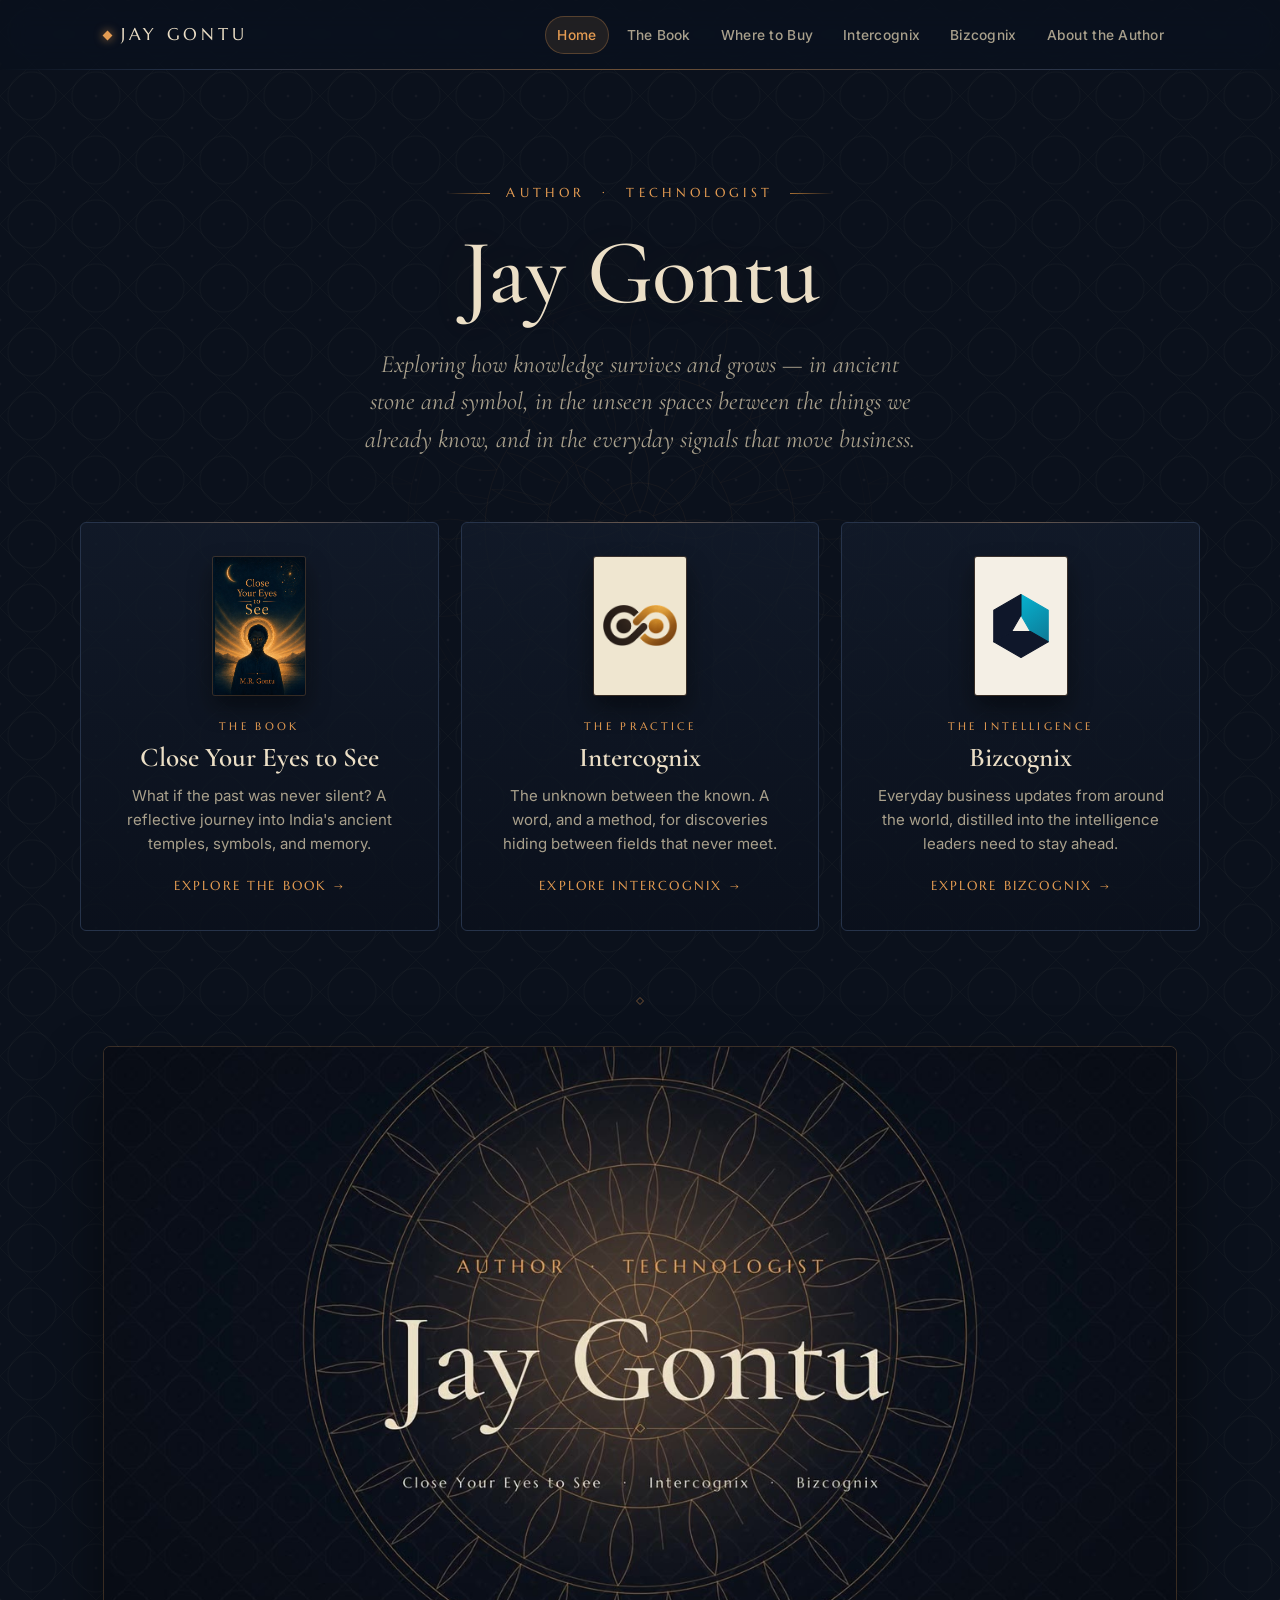
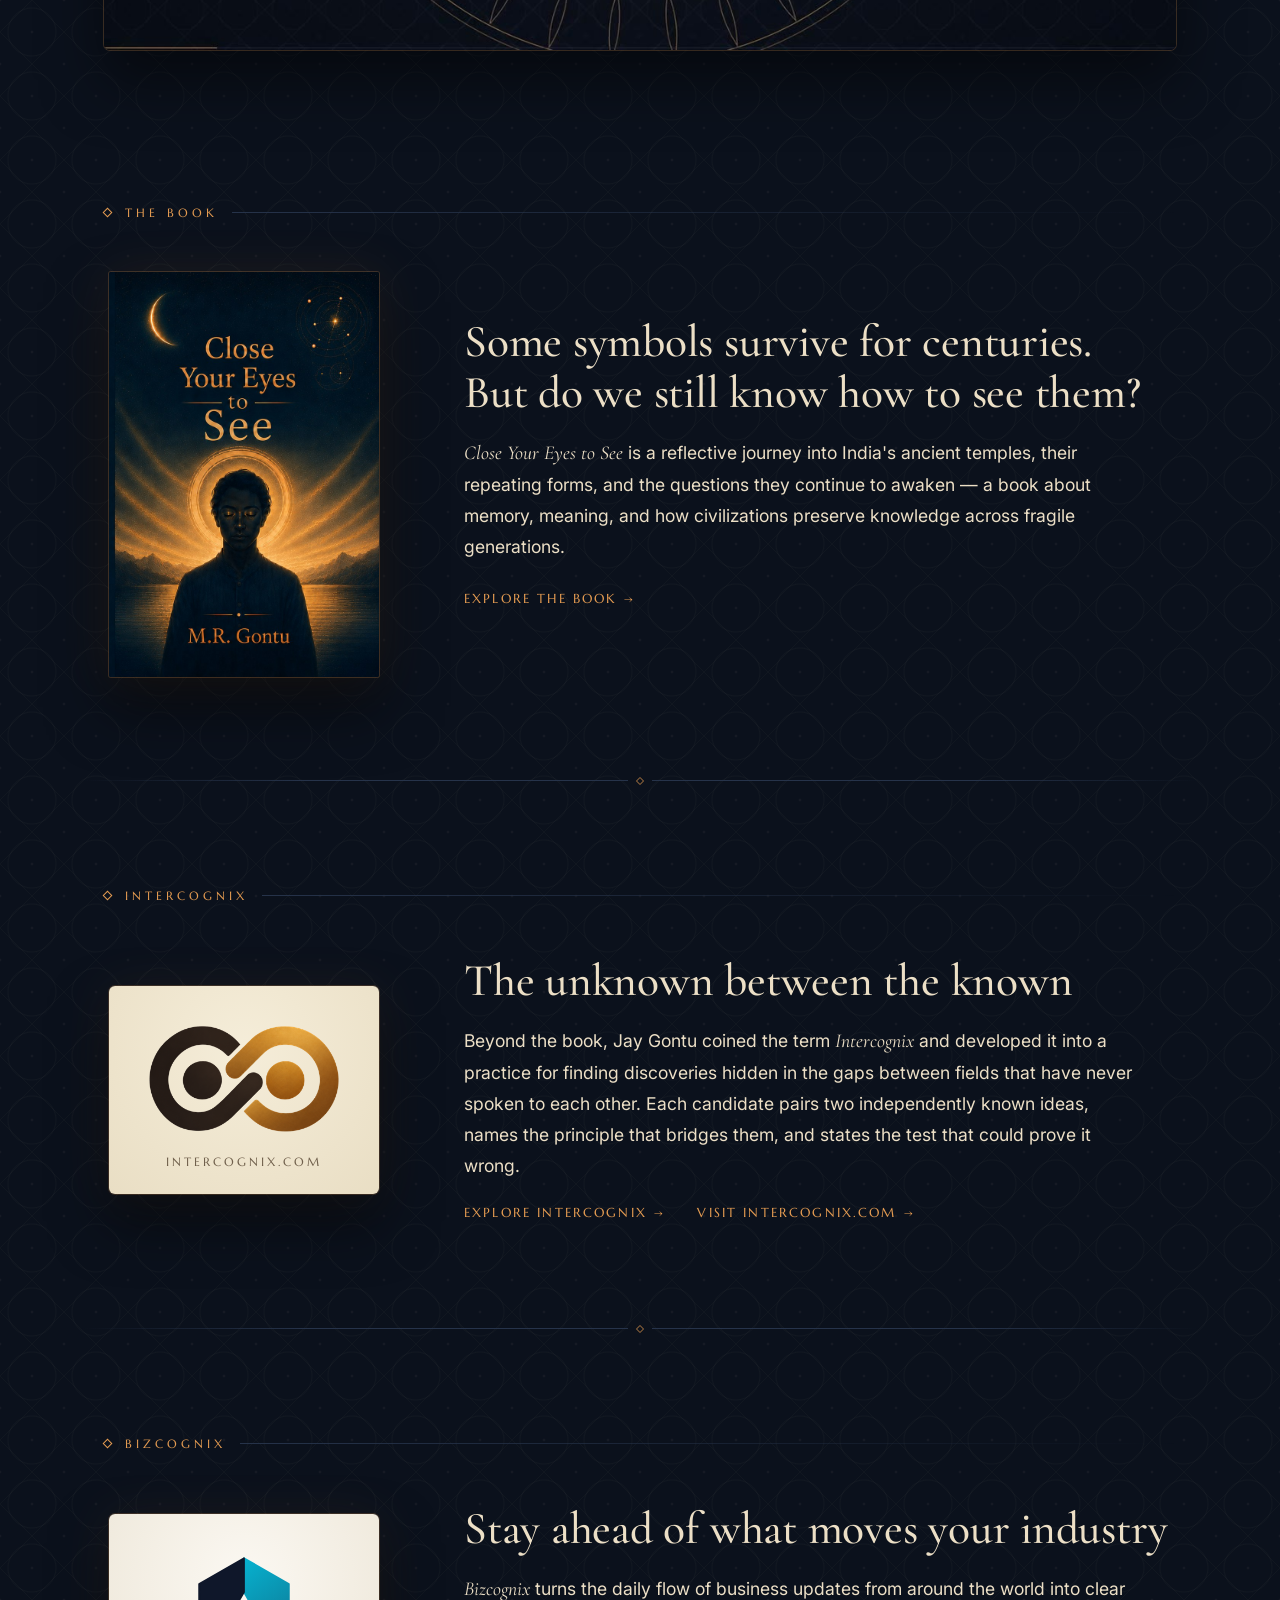
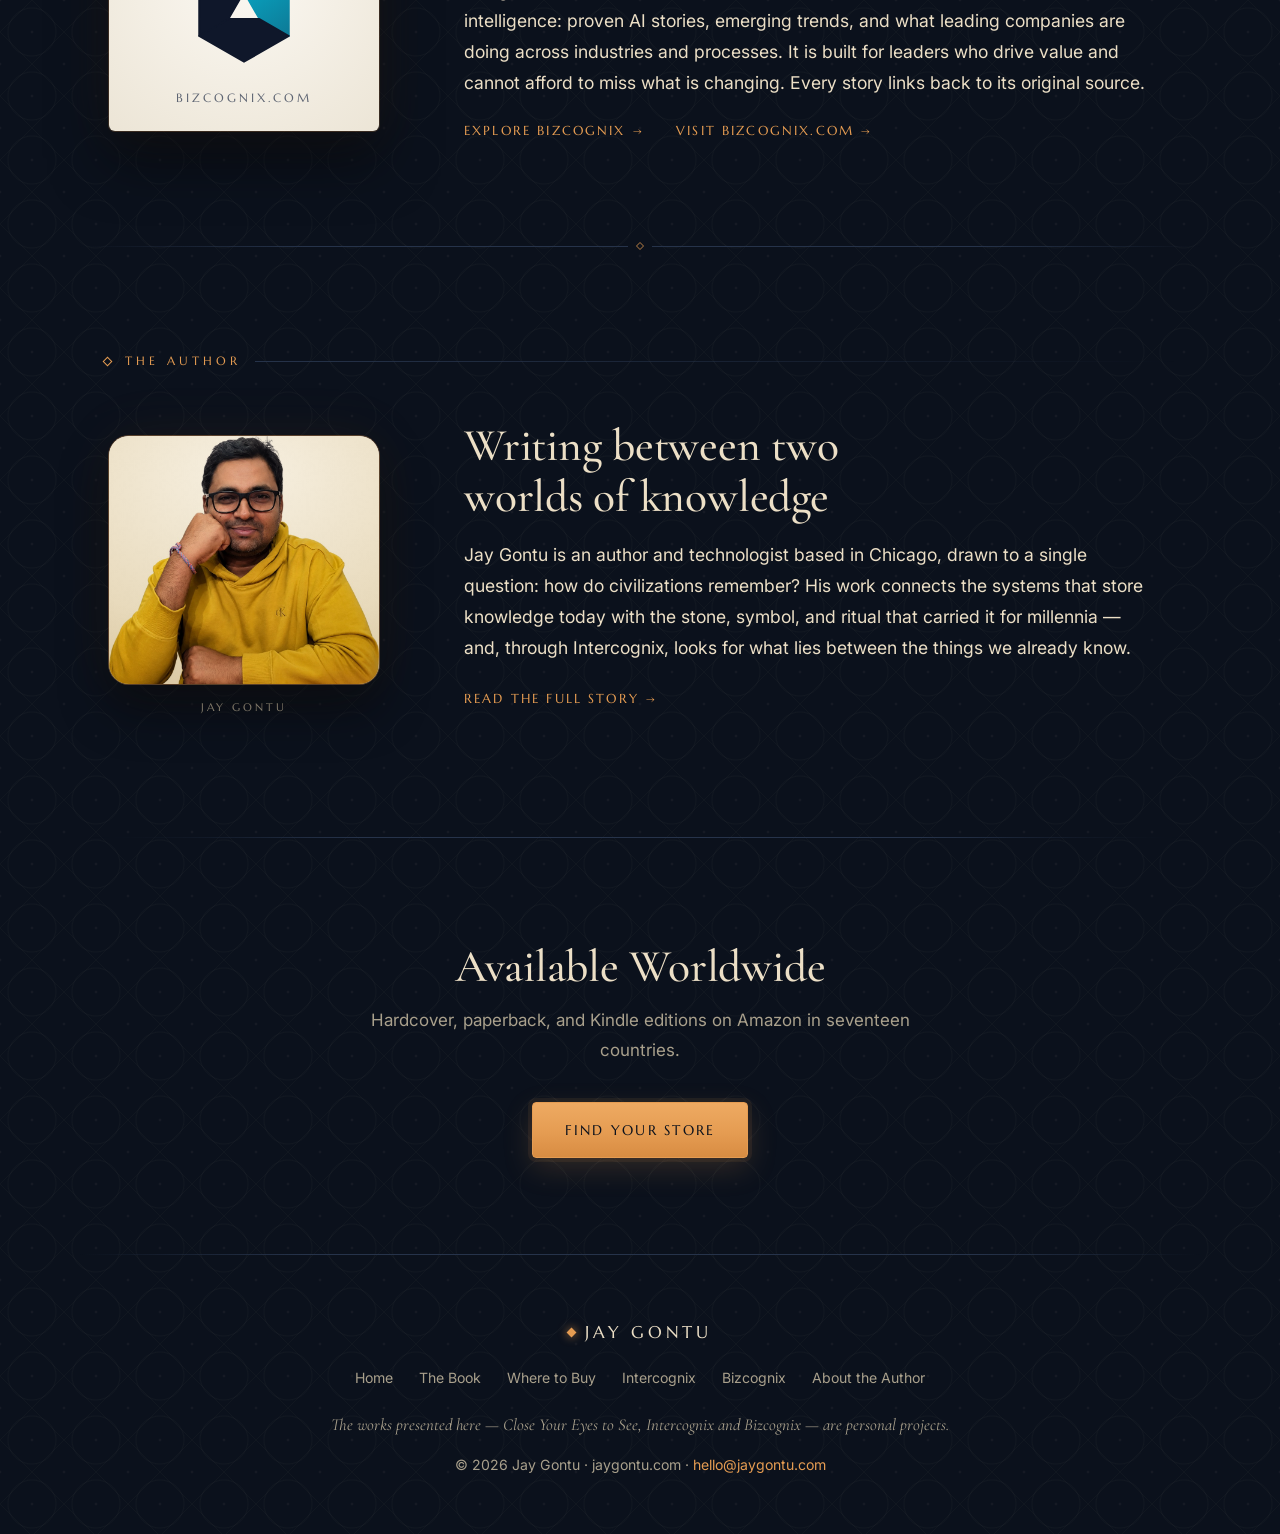
<file: index.html>
<!DOCTYPE html>
<html lang="en">
<head>
<meta charset="UTF-8" />
<meta name="viewport" content="width=device-width, initial-scale=1.0" />
<title>Jay Gontu — Author &amp; Technologist | Close Your Eyes to See · Intercognix · Bizcognix</title>
<meta name="description" content="Official website of author Jay Gontu. Discover Close Your Eyes to See — a reflective journey into India's ancient temples, symbols, memory, and time — along with Intercognix and Bizcognix." />
<link rel="canonical" href="https://jaygontu.com/" />
<meta property="og:type" content="website" />
<meta property="og:title" content="Jay Gontu — Author &amp; Technologist" />
<meta property="og:description" content="Author of Close Your Eyes to See, a journey into India's ancient temples and symbols. Creator of Intercognix, discoveries hidden between known fields, and Bizcognix, everyday business updates turned into intelligence for leaders." />
<meta property="og:url" content="https://jaygontu.com/" />
<meta property="og:image" content="https://jaygontu.com/og-image.jpg" />
<meta property="og:image:width" content="1200" />
<meta property="og:image:height" content="630" />
<meta property="og:image:alt" content="Jay Gontu, Author and Technologist: Close Your Eyes to See, Intercognix and Bizcognix" />
<meta name="twitter:card" content="summary_large_image" />
<link rel="icon" href="favicon.svg" type="image/svg+xml" />
<link rel="preconnect" href="https://fonts.googleapis.com" />
<link rel="preconnect" href="https://fonts.gstatic.com" crossorigin />
<link href="https://fonts.googleapis.com/css2?family=Cormorant+Garamond:ital,wght@0,500;0,600;1,400;1,500&family=Inter:wght@400;500;600&family=Marcellus&display=swap" rel="stylesheet" />
<link rel="stylesheet" href="styles.css?v=2026-11-25" />
<script type="application/ld+json">
{
  "@context": "https://schema.org",
  "@type": "WebSite",
  "name": "Jay Gontu — Official Author Website",
  "url": "https://jaygontu.com/",
  "author": { "@type": "Person", "name": "Jay Gontu", "alternateName": "M.R. Gontu", "url": "https://jaygontu.com/about.html", "sameAs": ["https://intercognix.com/"] }
}
</script>
</head>
<body>

<nav class="site-nav" aria-label="Main">
  <div class="nav-inner">
    <a class="brand" href="index.html">Jay Gontu</a>
    <div class="nav-links">
      <a href="index.html" class="active">Home</a>
      <a href="book.html">The Book</a>
      <a href="where-to-buy.html">Where to Buy</a>
      <a href="intercognix.html">Intercognix</a>
      <a href="bizcognix.html">Bizcognix</a>
      <a href="about.html">About the Author</a>
    </div>
  </div>
</nav>

<header class="hero person">
  <p class="eyebrow">Author &nbsp;·&nbsp; Technologist</p>
  <h1>Jay Gontu</h1>
  <p class="hero-sub">Exploring how knowledge survives and grows — in ancient stone and symbol, in the unseen spaces between the things we already know, and in the everyday signals that move business.</p>

  <div class="works three">
    <a class="work" href="book.html">
      <span class="work-thumb"><img src="cover.jpg" width="706" height="1060" alt="" /></span>
      <span class="work-copy">
        <span class="work-kind">The Book</span>
        <span class="work-title">Close Your Eyes to See</span>
        <span class="work-line">What if the past was never silent? A reflective journey into India's ancient temples, symbols, and memory.</span>
        <span class="text-link">Explore the book</span>
      </span>
    </a>
    <a class="work" href="intercognix.html">
      <span class="work-thumb ix"><img src="intercognix-mark.png" srcset="intercognix-mark.png 1x, intercognix-mark-2x.png 2x" width="173" height="96" alt="" /></span>
      <span class="work-copy">
        <span class="work-kind">The Practice</span>
        <span class="work-title">Intercognix</span>
        <span class="work-line">The unknown between the known. A word, and a method, for discoveries hiding between fields that never meet.</span>
        <span class="text-link">Explore Intercognix</span>
      </span>
    </a>
    <a class="work" href="bizcognix.html">
      <span class="work-thumb bx"><img src="bizcognix_mark.svg" width="40" height="40" alt="" /></span>
      <span class="work-copy">
        <span class="work-kind">The Intelligence</span>
        <span class="work-title">Bizcognix</span>
        <span class="work-line">Everyday business updates from around the world, distilled into the intelligence leaders need to stay ahead.</span>
        <span class="text-link">Explore Bizcognix</span>
      </span>
    </a>
  </div>
</header>

<section class="film" aria-label="A short film of the site's themes">
  <div class="wrap">
    <figure class="film-frame">
      <video id="siteFilm" muted loop playsinline preload="none" poster="site-video-poster.jpg"
             width="1280" height="720"
             aria-label="A short, silent motion-graphics film of the site's themes: Jay Gontu, Close Your Eyes to See, Intercognix and Bizcognix, using only graphics and text.">
        <source data-src="site-video.mp4?v=2026-11-25b" type="video/mp4" />
      </video>
    </figure>
  </div>
</section>

<main>

<section class="no-rule">
  <div class="wrap">
    <p class="label">The Book</p>
    <div class="teaser-grid">
      <a href="book.html"><img class="cover-img" src="cover.jpg" alt="Close Your Eyes to See book cover — a figure with closed eyes haloed in amber light beneath a crescent moon" /></a>
      <div class="teaser-copy">
        <h2>Some symbols survive for centuries.<br>But do we still know how to see them?</h2>
        <p class="lead" style="margin-top:18px;"><em>Close Your Eyes to See</em> is a reflective journey into India's ancient temples, their repeating forms, and the questions they continue to awaken — a book about memory, meaning, and how civilizations preserve knowledge across fragile generations.</p>
        <p><a class="text-link" href="book.html">Explore the book</a></p>
      </div>
    </div>
  </div>
</section>

<section>
  <div class="wrap">
    <p class="label">Intercognix</p>
    <div class="teaser-grid">
      <a class="ix-plate-link" href="intercognix.html"><figure class="ix-plate">
        <img src="intercognix-mark-2x.png" width="345" height="192" alt="The Intercognix mark: two interlocking loops, one dark and one gold" />
        <figcaption>intercognix.com</figcaption>
      </figure></a>
      <div class="teaser-copy">
        <h2>The unknown between the known</h2>
        <p class="lead" style="margin-top:18px;">Beyond the book, Jay Gontu coined the term <em>Intercognix</em> and developed it into a practice for finding discoveries hidden in the gaps between fields that have never spoken to each other. Each candidate pairs two independently known ideas, names the principle that bridges them, and states the test that could prove it wrong.</p>
        <div class="link-row">
          <a class="text-link" href="intercognix.html">Explore Intercognix</a>
          <a class="text-link" href="https://intercognix.com/">Visit intercognix.com</a>
        </div>
      </div>
    </div>
  </div>
</section>

<section>
  <div class="wrap">
    <p class="label">Bizcognix</p>
    <div class="teaser-grid">
      <a class="bx-plate-link" href="bizcognix.html"><figure class="bx-plate">
        <img src="bizcognix_mark.svg" width="40" height="40" alt="The Bizcognix mark: a geometric hexagon with a cyan facet and open triangle" />
        <figcaption>bizcognix.com</figcaption>
      </figure></a>
      <div class="teaser-copy">
        <h2>Stay ahead of what moves your industry</h2>
        <p class="lead" style="margin-top:18px;"><em>Bizcognix</em> turns the daily flow of business updates from around the world into clear intelligence: proven AI stories, emerging trends, and what leading companies are doing across industries and processes. It is built for leaders who drive value and cannot afford to miss what is changing. Every story links back to its original source.</p>
        <div class="link-row">
          <a class="text-link" href="bizcognix.html">Explore Bizcognix</a>
          <a class="text-link" href="https://bizcognix.com/">Visit bizcognix.com</a>
        </div>
      </div>
    </div>
  </div>
</section>

<section>
  <div class="wrap">
    <p class="label">The Author</p>
    <div class="teaser-grid">
      <figure class="author-photo-frame">
        <span class="author-photo"><img src="author.jpg" alt="Portrait of author Jay Gontu" /></span>
        <figcaption>Jay Gontu</figcaption>
      </figure>
      <div class="teaser-copy">
        <h2>Writing between two worlds of knowledge</h2>
        <p class="lead" style="margin-top:18px;">Jay Gontu is an author and technologist based in Chicago, drawn to a single question: how do civilizations remember? His work connects the systems that store knowledge today with the stone, symbol, and ritual that carried it for millennia — and, through Intercognix, looks for what lies between the things we already know.</p>
        <p><a class="text-link" href="about.html">Read the full story</a></p>
      </div>
    </div>
  </div>
</section>

</main>

<div class="cta-band">
  <h2>Available Worldwide</h2>
  <p>Hardcover, paperback, and Kindle editions on Amazon in seventeen countries.</p>
  <a class="btn solid" href="where-to-buy.html">Find Your Store</a>
</div>

<footer>
  <span class="brand">Jay Gontu</span>
  <div class="footer-nav">
    <a href="index.html">Home</a>
    <a href="book.html">The Book</a>
    <a href="where-to-buy.html">Where to Buy</a>
    <a href="intercognix.html">Intercognix</a>
    <a href="bizcognix.html">Bizcognix</a>
    <a href="about.html">About the Author</a>
  </div>
  <p class="footer-note">The works presented here — Close Your Eyes to See, Intercognix and Bizcognix — are personal projects.</p>
  <p>© 2026 Jay Gontu · jaygontu.com · <a href="mailto:hello@jaygontu.com">hello@jaygontu.com</a></p>
</footer>

<script>(function(){var n=document.querySelector(".nav-links"),a=n&&n.querySelector(".active");if(a&&n.scrollWidth>n.clientWidth)n.scrollLeft=a.offsetLeft-(n.clientWidth-a.offsetWidth)/2;})();</script>
<script>
(function(){
  var v=document.getElementById("siteFilm"); if(!v) return;
  var reduce=window.matchMedia("(prefers-reduced-motion: reduce)").matches;
  function attach(){
    var s=v.querySelector("source");
    if(s && !s.getAttribute("src")){ s.src=s.dataset.src; v.load(); }
  }
  if(reduce){
    v.controls=true;
    v.addEventListener("play", function(){
      attach();
      v.addEventListener("loadeddata", function(){ v.play(); }, {once:true});
    });
    return;
  }
  new IntersectionObserver(function(entries){
    entries.forEach(function(e){
      if(e.isIntersecting){ attach(); v.play().catch(function(){}); }
      else v.pause();
    });
  }, {threshold:0.35}).observe(v);
})();
</script>
</body>
</html>
</file>
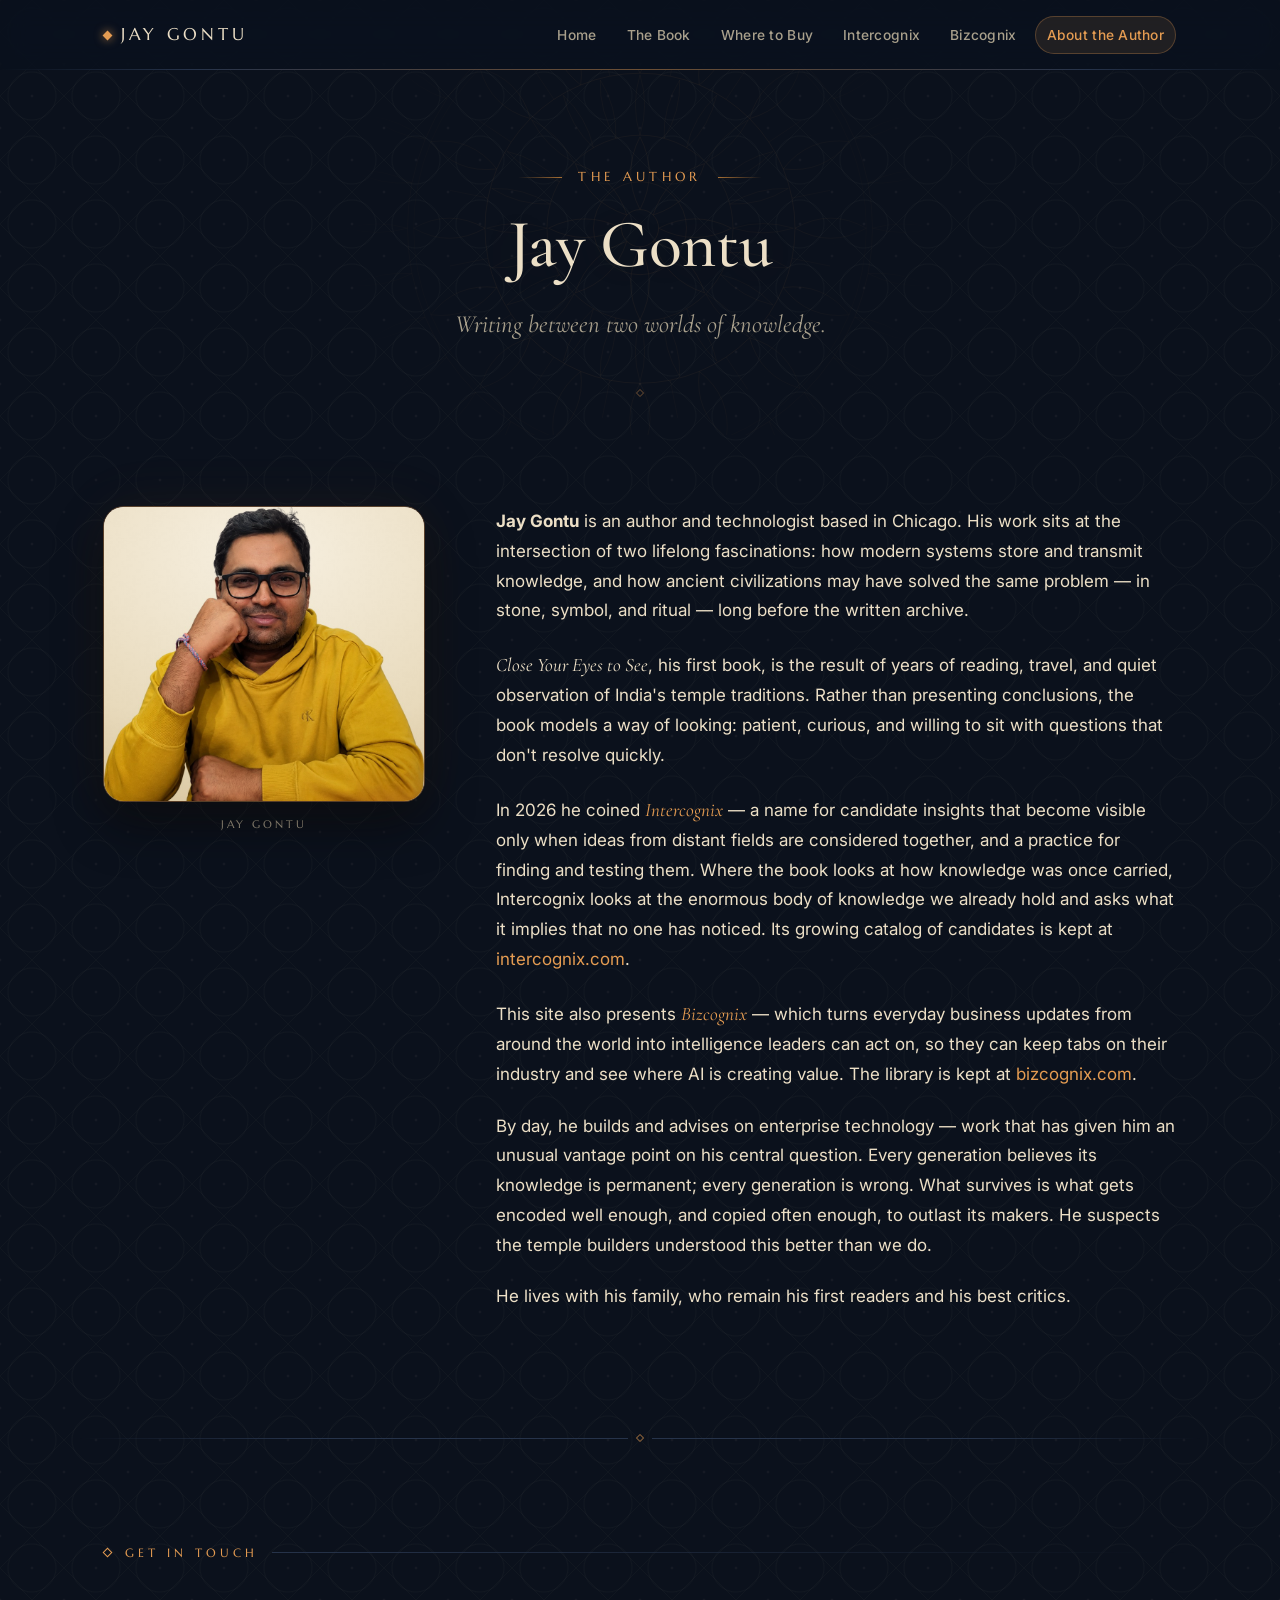
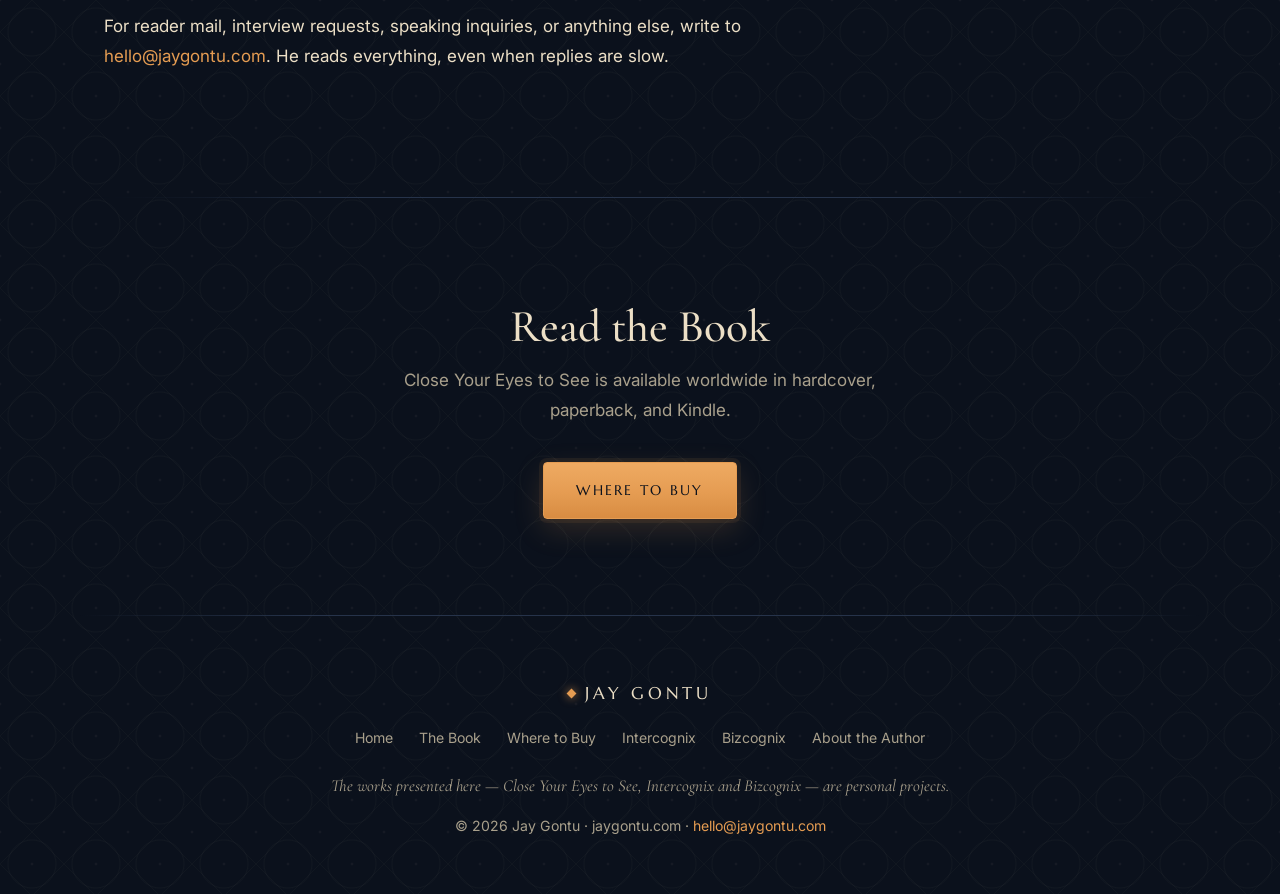
<file: about.html>
<!DOCTYPE html>
<html lang="en">
<head>
<meta charset="UTF-8" />
<meta name="viewport" content="width=device-width, initial-scale=1.0" />
<title>About Jay Gontu — Author &amp; Technologist</title>
<meta name="description" content="Jay Gontu is an author and technologist based in Chicago. His book Close Your Eyes to See explores how ancient Indian temples preserve memory, meaning, and knowledge across generations; he also coined Intercognix, a practice for finding discoveries between known fields." />
<link rel="canonical" href="https://jaygontu.com/about.html" />
<meta property="og:type" content="profile" />
<meta property="og:title" content="About Jay Gontu — Author &amp; Technologist" />
<meta property="og:description" content="Author and technologist writing about how civilizations preserve knowledge — in systems today, and in stone and symbol across millennia." />
<meta property="og:url" content="https://jaygontu.com/about.html" />
<meta property="og:image" content="https://jaygontu.com/author.jpg" />
<meta name="twitter:card" content="summary_large_image" />
<link rel="icon" href="favicon.svg" type="image/svg+xml" />
<link rel="preconnect" href="https://fonts.googleapis.com" />
<link rel="preconnect" href="https://fonts.gstatic.com" crossorigin />
<link href="https://fonts.googleapis.com/css2?family=Cormorant+Garamond:ital,wght@0,500;0,600;1,400;1,500&family=Inter:wght@400;500;600&family=Marcellus&display=swap" rel="stylesheet" />
<link rel="stylesheet" href="styles.css?v=2026-11-25" />
<script type="application/ld+json">
{
  "@context": "https://schema.org",
  "@type": "Person",
  "name": "Jay Gontu",
  "alternateName": "M.R. Gontu",
  "url": "https://jaygontu.com/about.html",
  "image": "https://jaygontu.com/author.jpg",
  "jobTitle": "Author and Technologist",
  "address": { "@type": "PostalAddress", "addressLocality": "Chicago", "addressRegion": "IL", "addressCountry": "US" },
  "sameAs": ["https://www.amazon.com/dp/B0H5DBY168", "https://intercognix.com/"]
}
</script>
</head>
<body>

<nav class="site-nav" aria-label="Main">
  <div class="nav-inner">
    <a class="brand" href="index.html">Jay Gontu</a>
    <div class="nav-links">
      <a href="index.html">Home</a>
      <a href="book.html">The Book</a>
      <a href="where-to-buy.html">Where to Buy</a>
      <a href="intercognix.html">Intercognix</a>
      <a href="bizcognix.html">Bizcognix</a>
      <a href="about.html" class="active">About the Author</a>
    </div>
  </div>
</nav>

<header class="hero compact">
  <p class="eyebrow">The Author</p>
  <h1>Jay Gontu</h1>
  <p class="hero-sub">Writing between two worlds of knowledge.</p>
</header>

<main>

<section class="no-rule">
  <div class="wrap">
    <div class="author-grid">
      <figure class="author-photo-frame">
        <span class="author-photo"><img src="author.jpg" alt="Portrait of author Jay Gontu" /></span>
        <figcaption>Jay Gontu</figcaption>
      </figure>
      <div class="author-copy">
        <p><strong>Jay Gontu</strong> is an author and technologist based in Chicago. His work sits at the intersection of two lifelong fascinations: how modern systems store and transmit knowledge, and how ancient civilizations may have solved the same problem — in stone, symbol, and ritual — long before the written archive.</p>
        <p><em>Close Your Eyes to See</em>, his first book, is the result of years of reading, travel, and quiet observation of India's temple traditions. Rather than presenting conclusions, the book models a way of looking: patient, curious, and willing to sit with questions that don't resolve quickly.</p>
        <p>In 2026 he coined <a href="intercognix.html"><em>Intercognix</em></a> — a name for candidate insights that become visible only when ideas from distant fields are considered together, and a practice for finding and testing them. Where the book looks at how knowledge was once carried, Intercognix looks at the enormous body of knowledge we already hold and asks what it implies that no one has noticed. Its growing catalog of candidates is kept at <a href="https://intercognix.com/">intercognix.com</a>.</p>
        <p>This site also presents <a href="bizcognix.html"><em>Bizcognix</em></a> — which turns everyday business updates from around the world into intelligence leaders can act on, so they can keep tabs on their industry and see where AI is creating value. The library is kept at <a href="https://bizcognix.com/">bizcognix.com</a>.</p>
        <p>By day, he builds and advises on enterprise technology — work that has given him an unusual vantage point on his central question. Every generation believes its knowledge is permanent; every generation is wrong. What survives is what gets encoded well enough, and copied often enough, to outlast its makers. He suspects the temple builders understood this better than we do.</p>
        <p>He lives with his family, who remain his first readers and his best critics.</p>
      </div>
    </div>
  </div>
</section>

<section>
  <div class="wrap">
    <p class="label">Get in Touch</p>
    <div class="author-copy">
      <p>For reader mail, interview requests, speaking inquiries, or anything else, write to <a href="mailto:hello@jaygontu.com">hello@jaygontu.com</a>. He reads everything, even when replies are slow.</p>
    </div>
  </div>
</section>

</main>

<div class="cta-band">
  <h2>Read the Book</h2>
  <p>Close Your Eyes to See is available worldwide in hardcover, paperback, and Kindle.</p>
  <a class="btn solid" href="where-to-buy.html">Where to Buy</a>
</div>

<footer>
  <span class="brand">Jay Gontu</span>
  <div class="footer-nav">
    <a href="index.html">Home</a>
    <a href="book.html">The Book</a>
    <a href="where-to-buy.html">Where to Buy</a>
    <a href="intercognix.html">Intercognix</a>
    <a href="bizcognix.html">Bizcognix</a>
    <a href="about.html">About the Author</a>
  </div>
  <p class="footer-note">The works presented here — Close Your Eyes to See, Intercognix and Bizcognix — are personal projects.</p>
  <p>© 2026 Jay Gontu · jaygontu.com · <a href="mailto:hello@jaygontu.com">hello@jaygontu.com</a></p>
</footer>

<script>(function(){var n=document.querySelector(".nav-links"),a=n&&n.querySelector(".active");if(a&&n.scrollWidth>n.clientWidth)n.scrollLeft=a.offsetLeft-(n.clientWidth-a.offsetWidth)/2;})();</script>
</body>
</html>
</file>
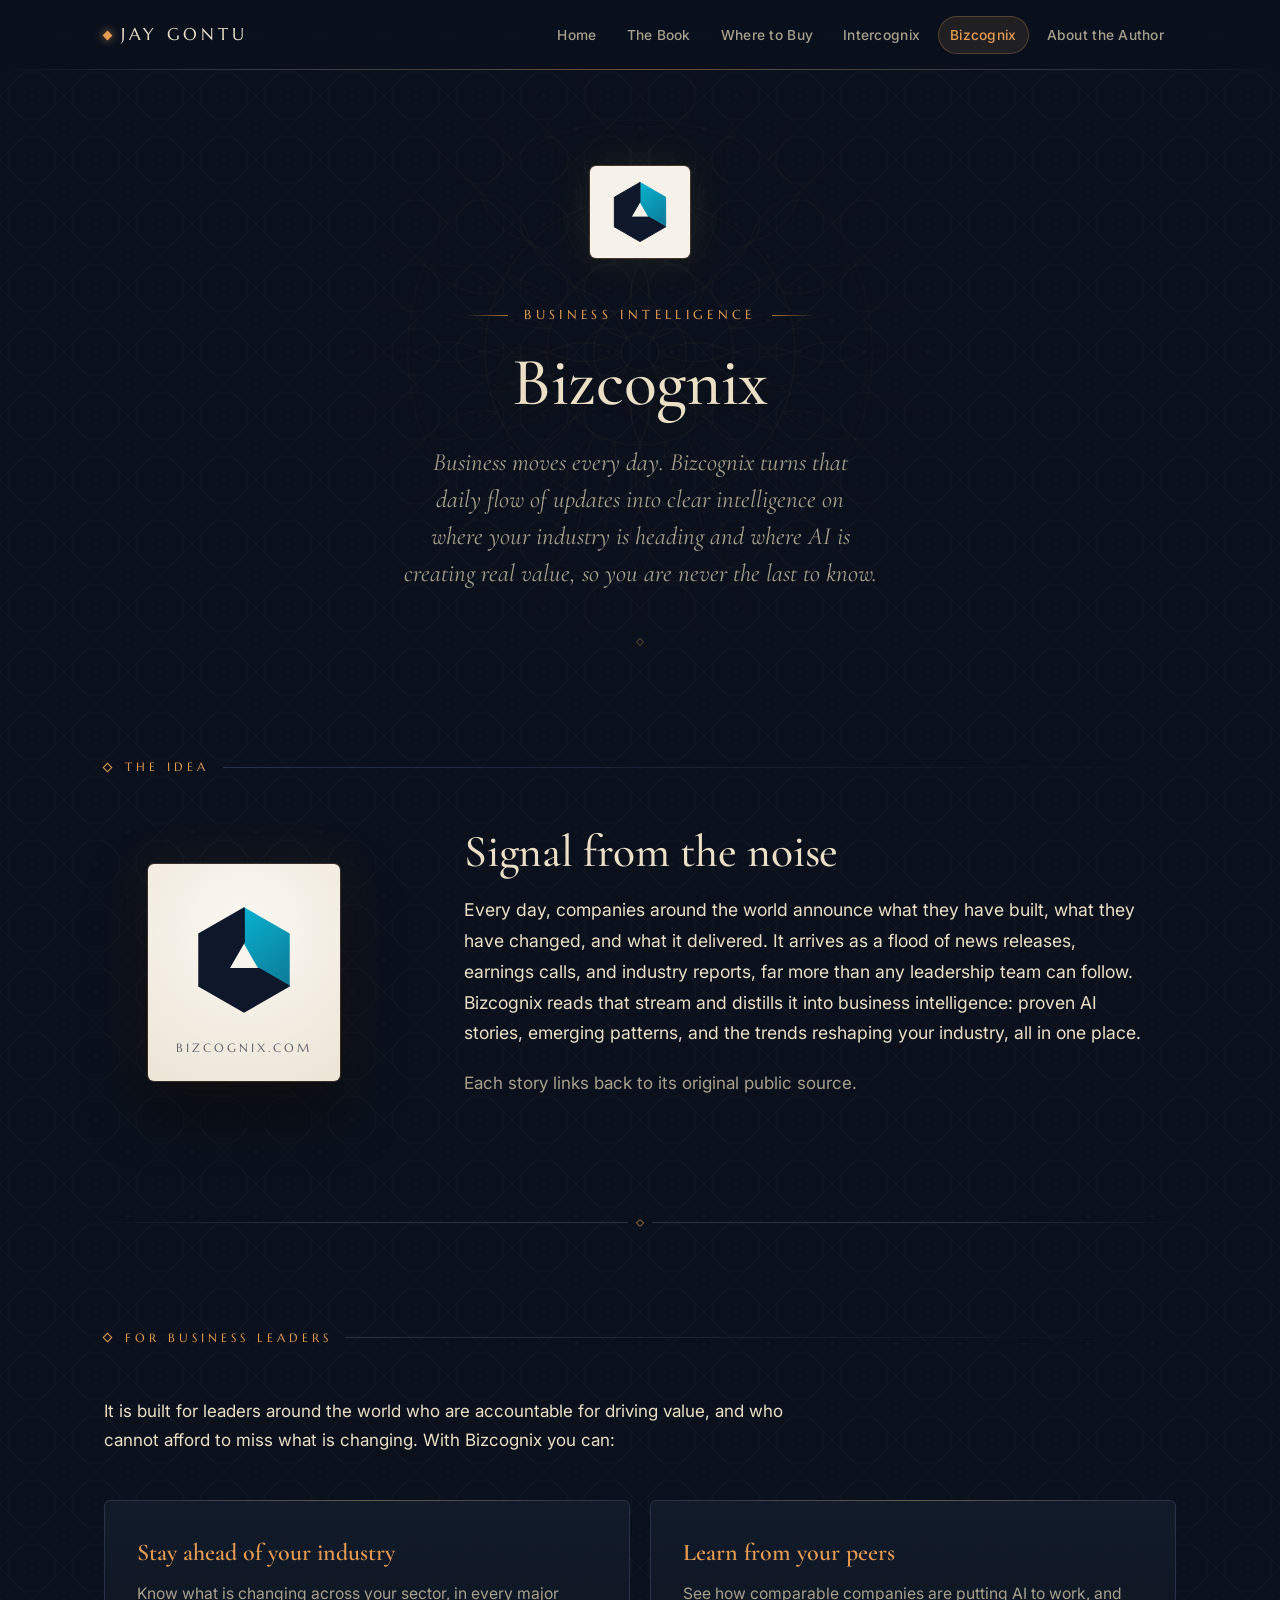
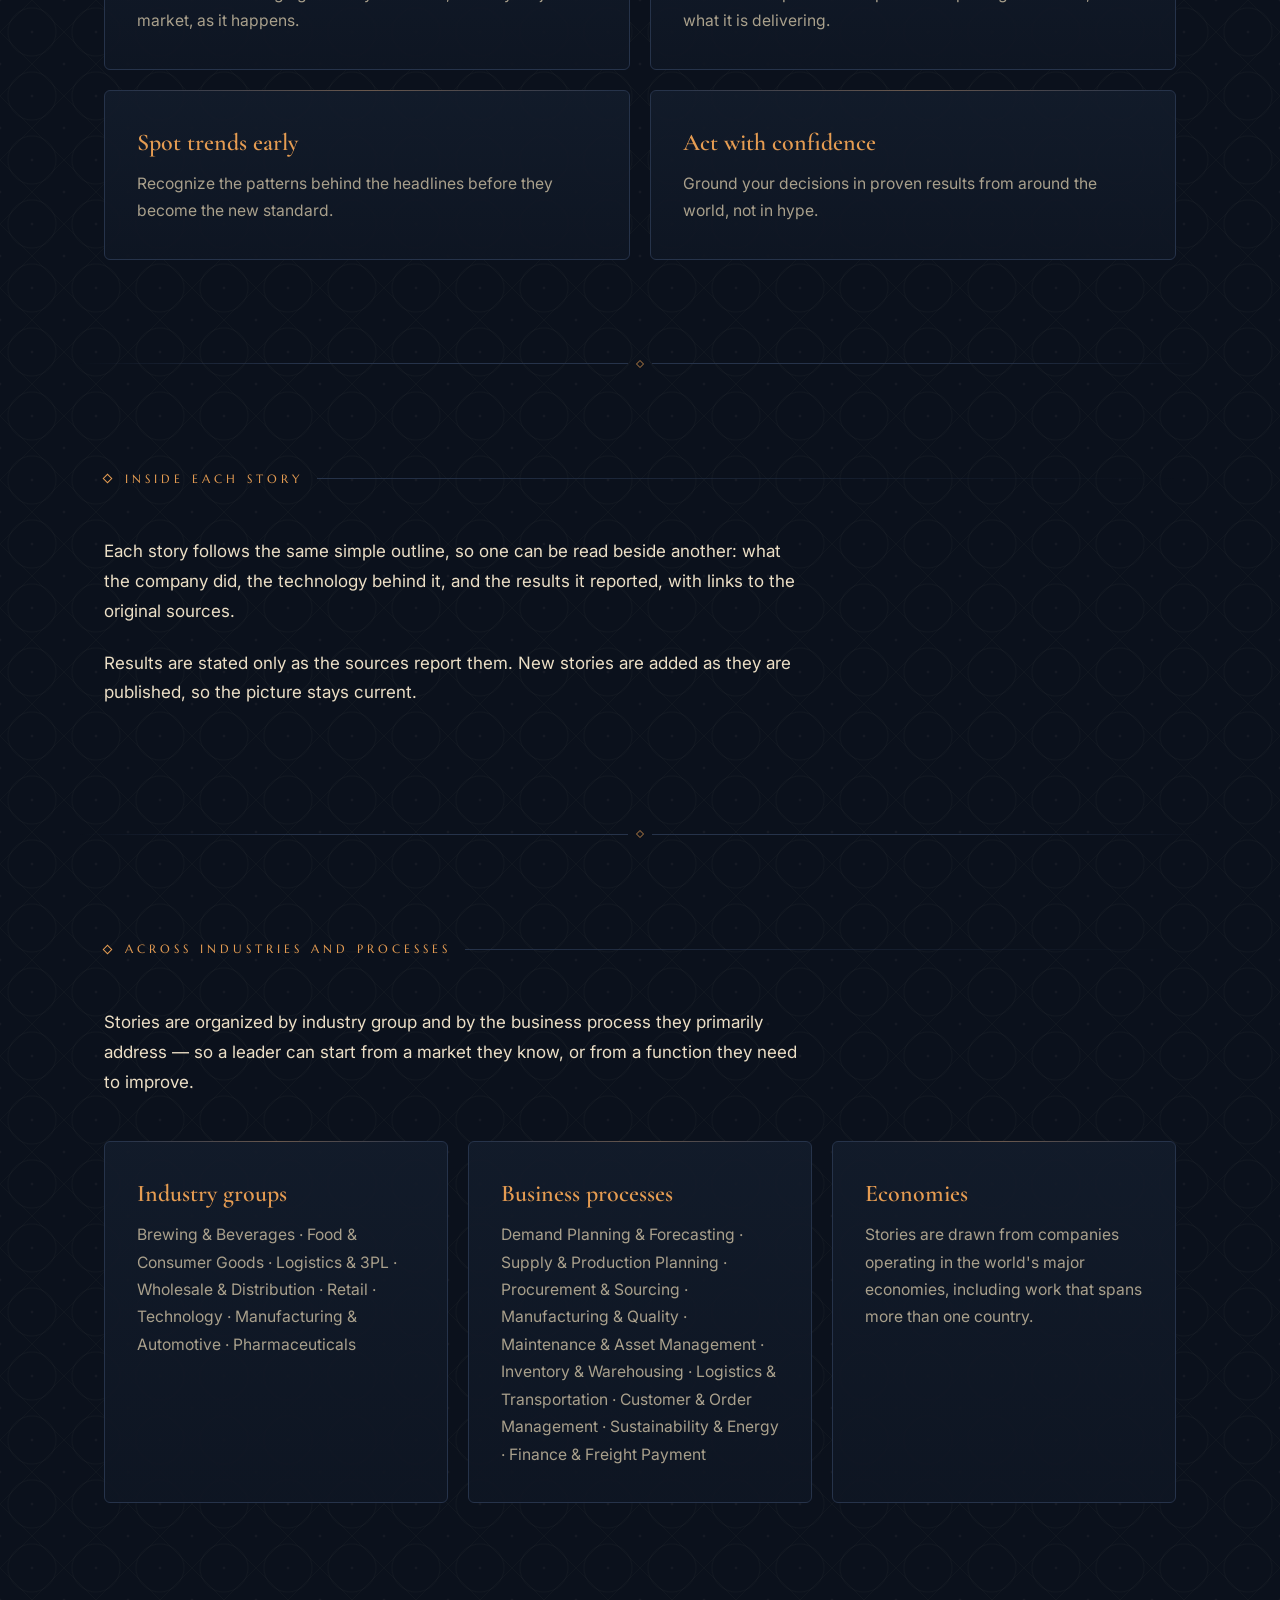
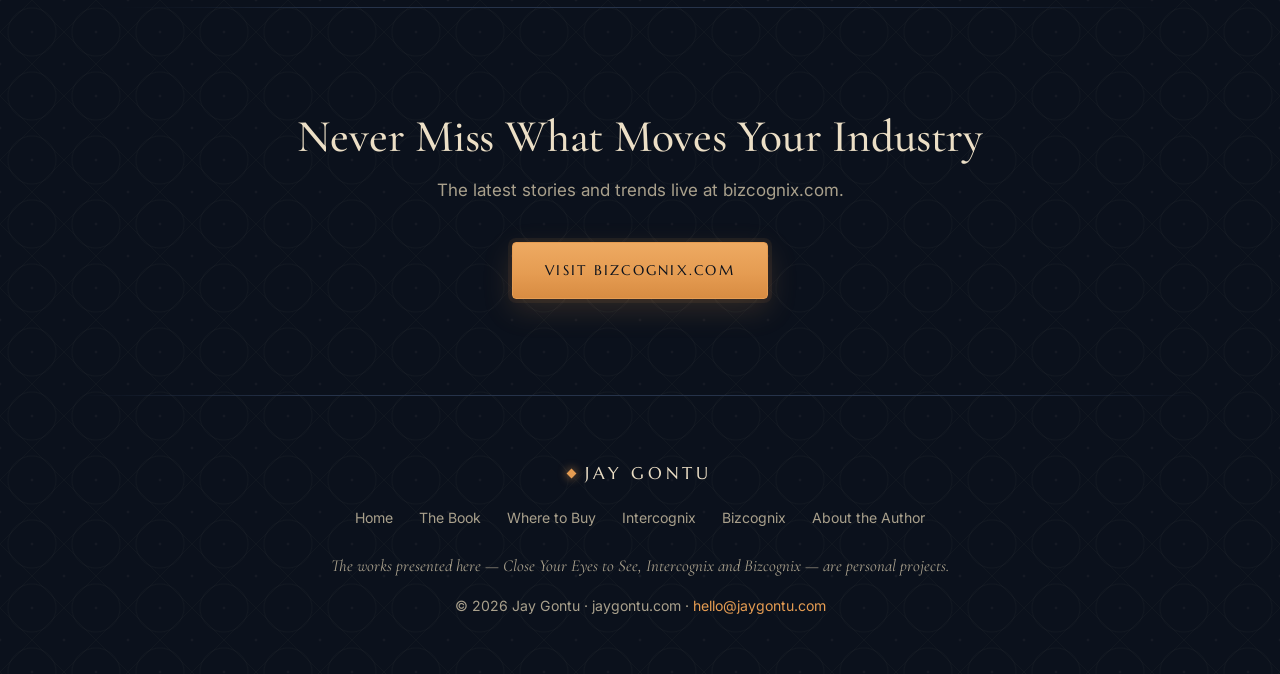
<file: bizcognix.html>
<!DOCTYPE html>
<html lang="en">
<head>
<meta charset="UTF-8" />
<meta name="viewport" content="width=device-width, initial-scale=1.0" />
<title>Bizcognix — Business Intelligence for Leaders Who Drive Value | Jay Gontu</title>
<meta name="description" content="Bizcognix turns everyday business updates from around the world into clear intelligence, so leaders can stay informed, track what is moving their industry, and see where AI is creating value." />
<link rel="canonical" href="https://jaygontu.com/bizcognix.html" />
<meta property="og:type" content="article" />
<meta property="og:title" content="Bizcognix — Stay Ahead of What Moves Your Industry" />
<meta property="og:description" content="Proven AI stories from leading companies around the world, gathered in one place so business leaders can keep tabs on where AI is paying off." />
<meta property="og:url" content="https://jaygontu.com/bizcognix.html" />
<meta property="og:image" content="https://jaygontu.com/bizcognix_mark.png" />
<meta name="twitter:card" content="summary" />
<link rel="icon" href="favicon.svg" type="image/svg+xml" />
<link rel="preconnect" href="https://fonts.googleapis.com" />
<link rel="preconnect" href="https://fonts.gstatic.com" crossorigin />
<link href="https://fonts.googleapis.com/css2?family=Cormorant+Garamond:ital,wght@0,500;0,600;1,400;1,500&family=Inter:wght@400;500;600&family=Marcellus&display=swap" rel="stylesheet" />
<link rel="stylesheet" href="styles.css?v=2026-11-25" />
<script type="application/ld+json">
{
  "@context": "https://schema.org",
  "@type": "WebPage",
  "name": "Bizcognix — Business Intelligence for Leaders Who Drive Value",
  "url": "https://jaygontu.com/bizcognix.html",
  "description": "Proven AI stories from leading companies around the world, gathered in one place so business leaders can keep tabs on where AI is paying off.",
  "about": {
    "@type": "WebSite",
    "name": "Bizcognix",
    "url": "https://bizcognix.com/",
    "description": "Proven AI stories from leading companies around the world, gathered in one place so business leaders can keep tabs on where AI is paying off."
  }
}
</script>
</head>
<body>

<nav class="site-nav" aria-label="Main">
  <div class="nav-inner">
    <a class="brand" href="index.html">Jay Gontu</a>
    <div class="nav-links">
      <a href="index.html">Home</a>
      <a href="book.html">The Book</a>
      <a href="where-to-buy.html">Where to Buy</a>
      <a href="intercognix.html">Intercognix</a>
      <a href="bizcognix.html" class="active">Bizcognix</a>
      <a href="about.html">About the Author</a>
    </div>
  </div>
</nav>

<header class="hero compact">
  <span class="bx-hero-mark"><img src="bizcognix_mark.svg" width="40" height="40" alt="" /></span>
  <p class="eyebrow">Business Intelligence</p>
  <h1>Bizcognix</h1>
  <p class="hero-sub">Business moves every day. Bizcognix turns that daily flow of updates into clear intelligence on where your industry is heading and where AI is creating real value, so you are never the last to know.</p>
</header>

<main>

<section class="no-rule">
  <div class="wrap">
    <p class="label">The Idea</p>
    <div class="teaser-grid">
      <figure class="bx-plate">
        <img src="bizcognix_mark.svg" width="40" height="40" alt="The Bizcognix mark: a geometric hexagon with a cyan facet and open triangle" />
        <figcaption>bizcognix.com</figcaption>
      </figure>
      <div class="teaser-copy">
        <h2>Signal from the noise</h2>
        <p class="lead" style="margin-top:18px;">Every day, companies around the world announce what they have built, what they have changed, and what it delivered. It arrives as a flood of news releases, earnings calls, and industry reports, far more than any leadership team can follow. Bizcognix reads that stream and distills it into business intelligence: proven AI stories, emerging patterns, and the trends reshaping your industry, all in one place.</p>
        <p>Each story links back to its original public source.</p>
      </div>
    </div>
  </div>
</section>

<section>
  <div class="wrap">
    <p class="label">For Business Leaders</p>
    <div class="book-copy" style="margin-bottom:44px;">
      <p>It is built for leaders around the world who are accountable for driving value, and who cannot afford to miss what is changing. With Bizcognix you can:</p>
    </div>
    <div class="themes four">
      <div class="theme">
        <h3>Stay ahead of your industry</h3>
        <p>Know what is changing across your sector, in every major market, as it happens.</p>
      </div>
      <div class="theme">
        <h3>Learn from your peers</h3>
        <p>See how comparable companies are putting AI to work, and what it is delivering.</p>
      </div>
      <div class="theme">
        <h3>Spot trends early</h3>
        <p>Recognize the patterns behind the headlines before they become the new standard.</p>
      </div>
      <div class="theme">
        <h3>Act with confidence</h3>
        <p>Ground your decisions in proven results from around the world, not in hype.</p>
      </div>
    </div>
  </div>
</section>

<section>
  <div class="wrap">
    <p class="label">Inside Each Story</p>
    <div class="book-copy">
      <p>Each story follows the same simple outline, so one can be read beside another: what the company did, the technology behind it, and the results it reported, with links to the original sources.</p>
      <p>Results are stated only as the sources report them. New stories are added as they are published, so the picture stays current.</p>
    </div>
  </div>
</section>

<section>
  <div class="wrap">
    <p class="label">Across Industries and Processes</p>
    <div class="book-copy" style="margin-bottom:44px;">
      <p>Stories are organized by industry group and by the business process they primarily address — so a leader can start from a market they know, or from a function they need to improve.</p>
    </div>
    <div class="themes">
      <div class="theme">
        <h3>Industry groups</h3>
        <p>Brewing &amp; Beverages · Food &amp; Consumer Goods · Logistics &amp; 3PL · Wholesale &amp; Distribution · Retail · Technology · Manufacturing &amp; Automotive · Pharmaceuticals</p>
      </div>
      <div class="theme">
        <h3>Business processes</h3>
        <p>Demand Planning &amp; Forecasting · Supply &amp; Production Planning · Procurement &amp; Sourcing · Manufacturing &amp; Quality · Maintenance &amp; Asset Management · Inventory &amp; Warehousing · Logistics &amp; Transportation · Customer &amp; Order Management · Sustainability &amp; Energy · Finance &amp; Freight Payment</p>
      </div>
      <div class="theme">
        <h3>Economies</h3>
        <p>Stories are drawn from companies operating in the world's major economies, including work that spans more than one country.</p>
      </div>
    </div>
  </div>
</section>

</main>

<div class="cta-band">
  <h2>Never Miss What Moves Your Industry</h2>
  <p>The latest stories and trends live at bizcognix.com.</p>
  <div class="hero-cta">
    <a class="btn solid" href="https://bizcognix.com/">Visit bizcognix.com</a>
  </div>
</div>

<footer>
  <span class="brand">Jay Gontu</span>
  <div class="footer-nav">
    <a href="index.html">Home</a>
    <a href="book.html">The Book</a>
    <a href="where-to-buy.html">Where to Buy</a>
    <a href="intercognix.html">Intercognix</a>
    <a href="bizcognix.html">Bizcognix</a>
    <a href="about.html">About the Author</a>
  </div>
  <p class="footer-note">The works presented here — Close Your Eyes to See, Intercognix and Bizcognix — are personal projects.</p>
  <p>© 2026 Jay Gontu · jaygontu.com · <a href="mailto:hello@jaygontu.com">hello@jaygontu.com</a></p>
</footer>

<script>(function(){var n=document.querySelector(".nav-links"),a=n&&n.querySelector(".active");if(a&&n.scrollWidth>n.clientWidth)n.scrollLeft=a.offsetLeft-(n.clientWidth-a.offsetWidth)/2;})();</script>
</body>
</html>
</file>
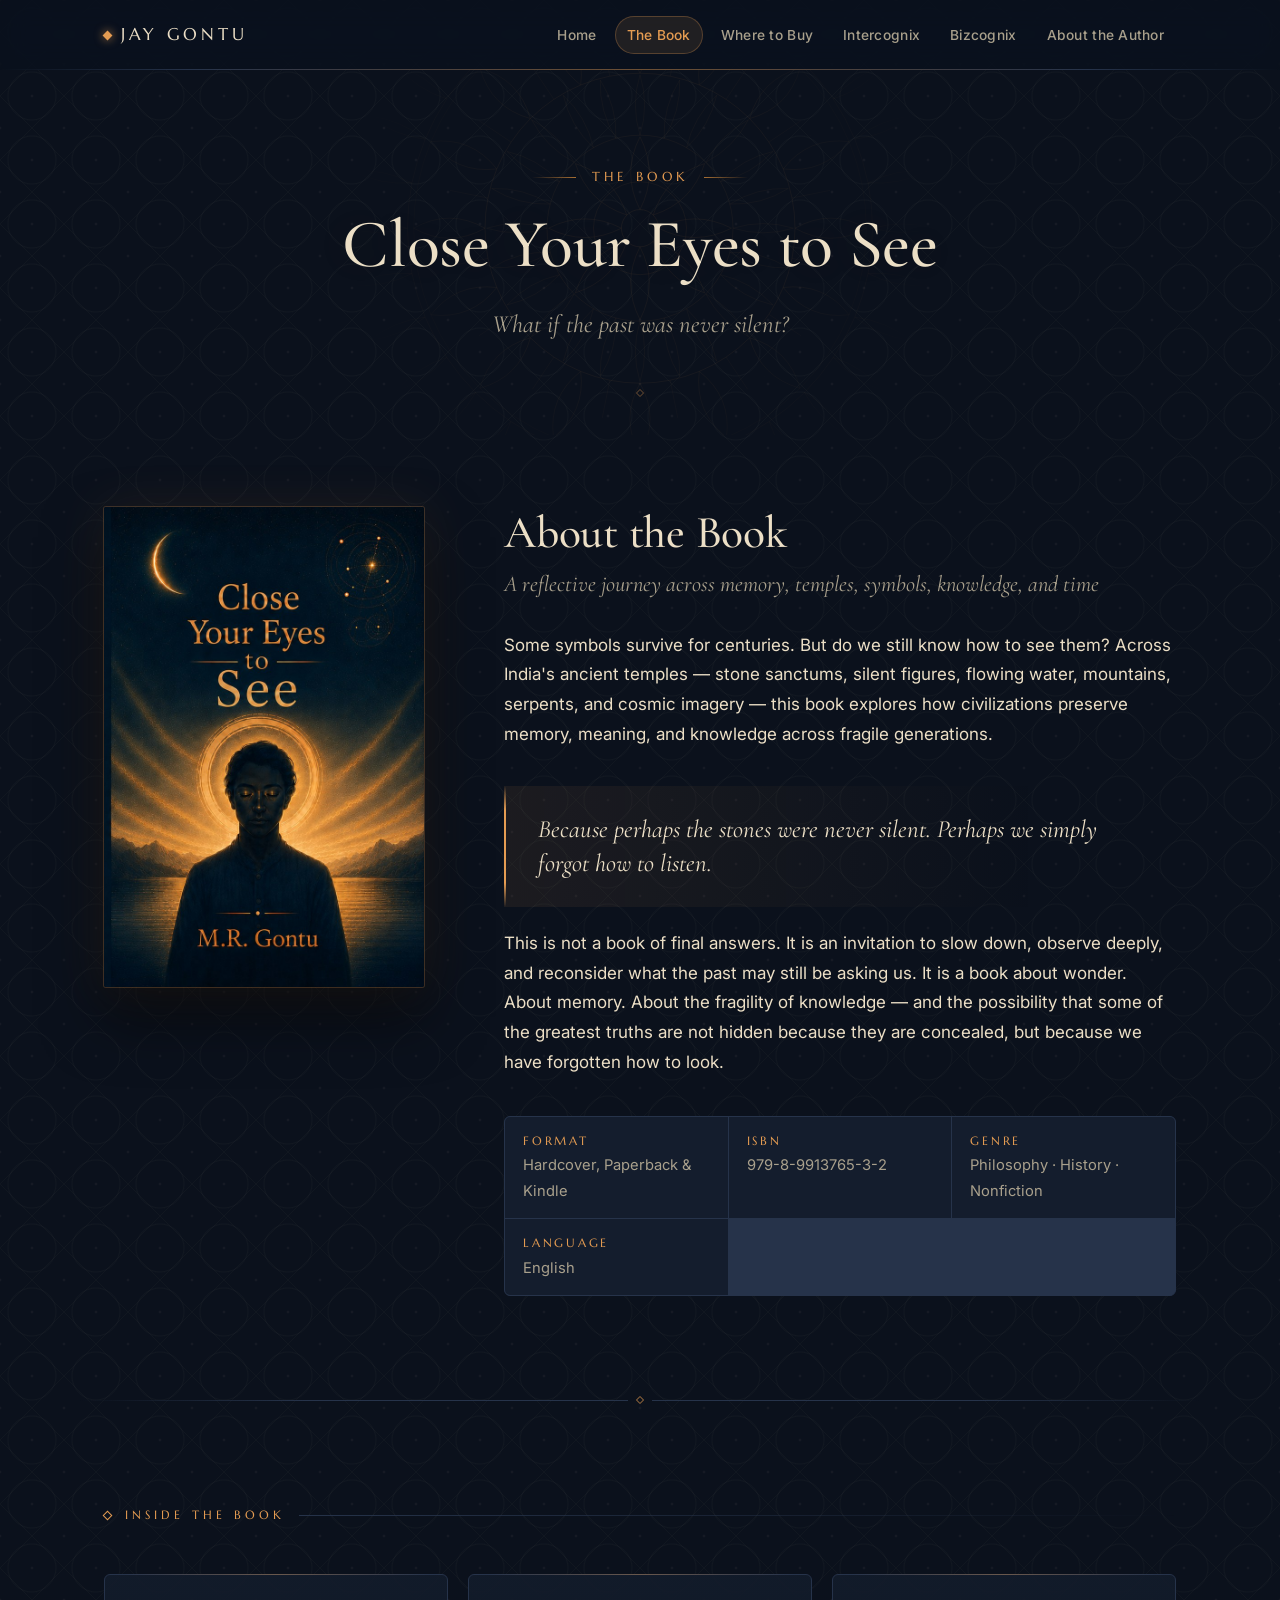
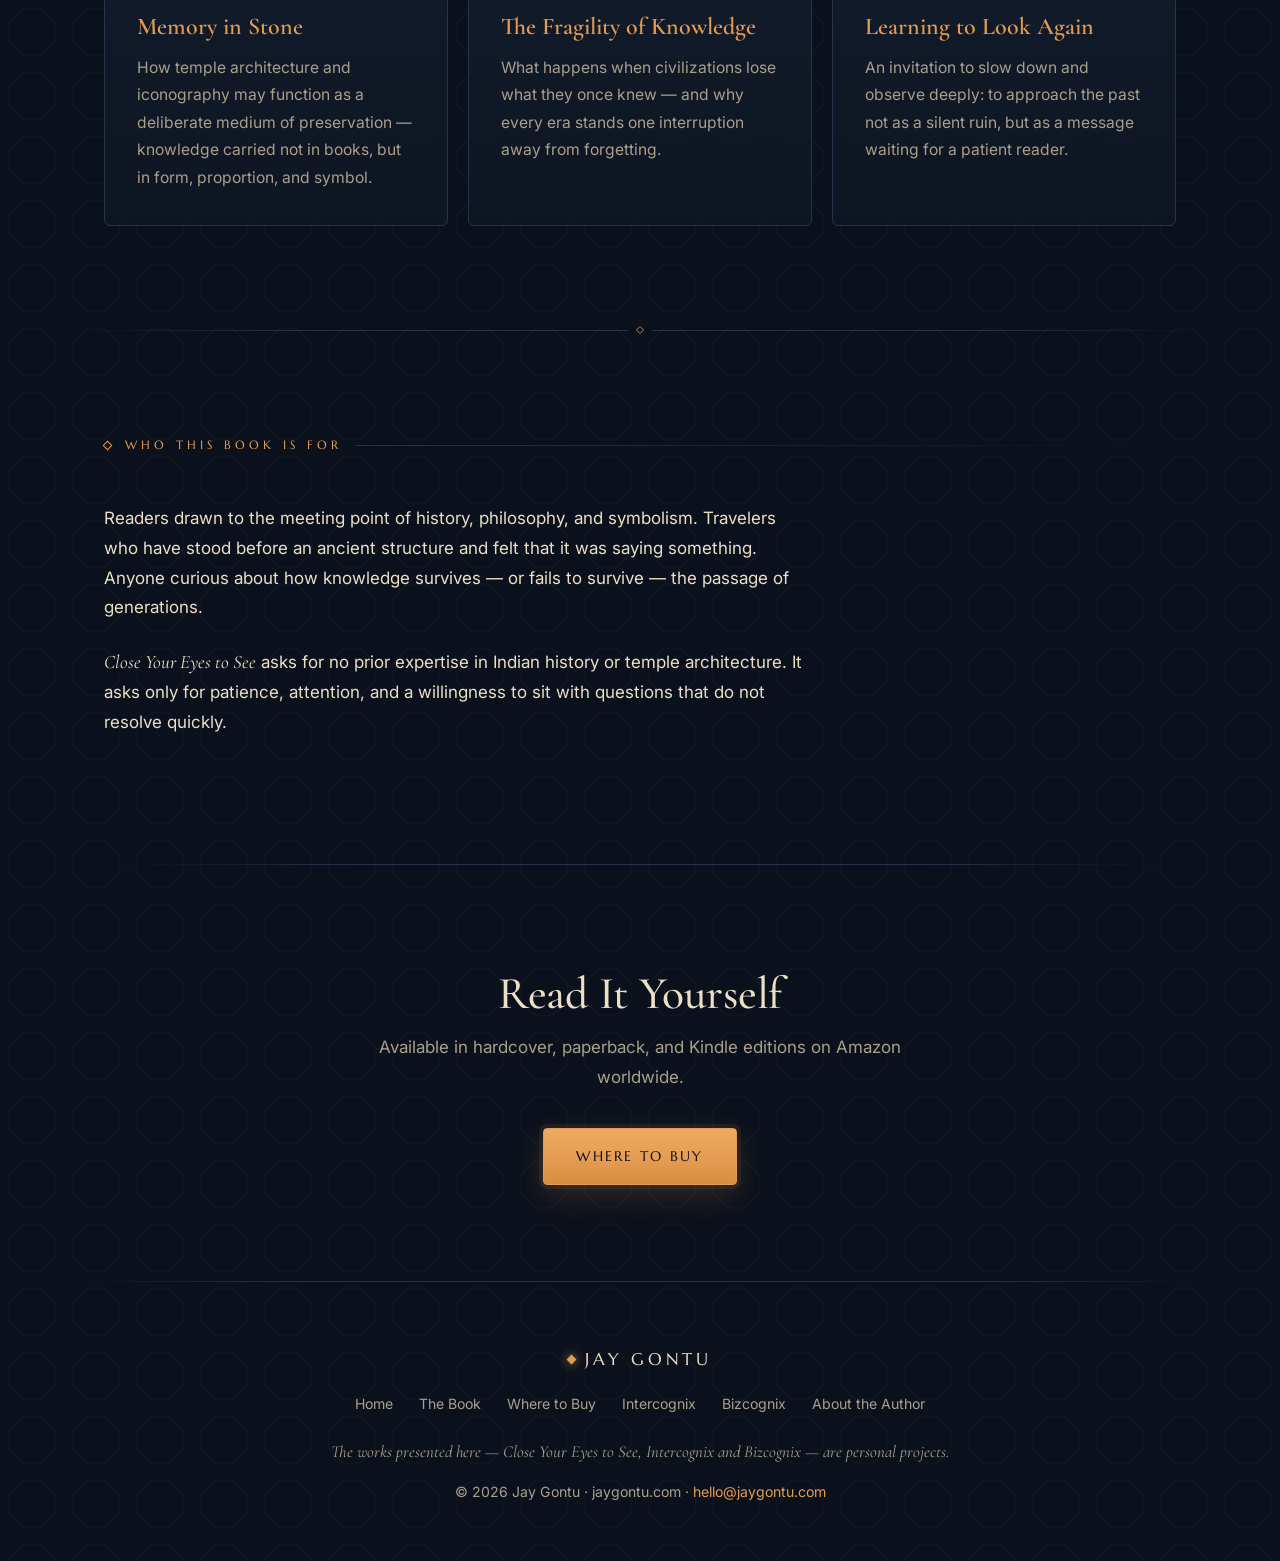
<file: book.html>
<!DOCTYPE html>
<html lang="en">
<head>
<meta charset="UTF-8" />
<meta name="viewport" content="width=device-width, initial-scale=1.0" />
<title>Close Your Eyes to See — A Book by Jay Gontu | Ancient Temples, Symbols &amp; Memory</title>
<meta name="description" content="Close Your Eyes to See: What If the Past Was Never Silent? by Jay Gontu — a reflective journey into India's ancient temples, stone sanctums, symbols, and cosmic imagery, exploring how civilizations preserve memory and knowledge. Hardcover, paperback, and Kindle." />
<link rel="canonical" href="https://jaygontu.com/book.html" />
<meta property="og:type" content="book" />
<meta property="og:title" content="Close Your Eyes to See — A Book by Jay Gontu" />
<meta property="og:description" content="A reflective journey into India's ancient temples, their repeating forms, and the questions they continue to awaken." />
<meta property="og:url" content="https://jaygontu.com/book.html" />
<meta property="og:image" content="https://jaygontu.com/cover.jpg" />
<meta name="twitter:card" content="summary_large_image" />
<link rel="preconnect" href="https://fonts.googleapis.com" />
<link rel="preconnect" href="https://fonts.gstatic.com" crossorigin />
<link href="https://fonts.googleapis.com/css2?family=Cormorant+Garamond:ital,wght@0,500;0,600;1,400;1,500&family=Inter:wght@400;500;600&family=Marcellus&display=swap" rel="stylesheet" />
<link rel="stylesheet" href="styles.css?v=2026-11-25" />
<script type="application/ld+json">
{
  "@context": "https://schema.org",
  "@type": "Book",
  "name": "Close Your Eyes to See: What If the Past Was Never Silent?",
  "author": { "@type": "Person", "name": "Jay Gontu", "alternateName": "M.R. Gontu", "url": "https://jaygontu.com/about.html" },
  "isbn": "9798991376532",
  "bookFormat": "https://schema.org/Paperback",
  "inLanguage": "en",
  "genre": ["Philosophy", "History", "Nonfiction"],
  "image": "https://jaygontu.com/cover.jpg",
  "url": "https://jaygontu.com/book.html",
  "description": "A reflective journey across memory, temples, symbols, knowledge, and time — exploring how civilizations preserve memory, meaning, and knowledge across fragile generations.",
  "offers": {
    "@type": "Offer",
    "availability": "https://schema.org/InStock",
    "url": "https://www.amazon.com/dp/B0H5DBY168"
  }
}
</script>
</head>
<body>

<nav class="site-nav" aria-label="Main">
  <div class="nav-inner">
    <a class="brand" href="index.html">Jay Gontu</a>
    <div class="nav-links">
      <a href="index.html">Home</a>
      <a href="book.html" class="active">The Book</a>
      <a href="where-to-buy.html">Where to Buy</a>
      <a href="intercognix.html">Intercognix</a>
      <a href="bizcognix.html">Bizcognix</a>
      <a href="about.html">About the Author</a>
    </div>
  </div>
</nav>

<header class="hero compact">
  <p class="eyebrow">The Book</p>
  <h1>Close Your Eyes to See</h1>
  <p class="hero-sub">What if the past was never silent?</p>
</header>

<main>

<section class="no-rule">
  <div class="wrap">
    <div class="book-grid">
      <img class="cover-img" src="cover.jpg" alt="Close Your Eyes to See book cover — a figure with closed eyes haloed in amber light beneath a crescent moon" />
      <div class="book-copy">
        <h2>About the Book</h2>
        <p class="subtitle">A reflective journey across memory, temples, symbols, knowledge, and time</p>
        <p>Some symbols survive for centuries. But do we still know how to see them? Across India's ancient temples — stone sanctums, silent figures, flowing water, mountains, serpents, and cosmic imagery — this book explores how civilizations preserve memory, meaning, and knowledge across fragile generations.</p>
        <p class="pull">Because perhaps the stones were never silent. Perhaps we simply forgot how to listen.</p>
        <p>This is not a book of final answers. It is an invitation to slow down, observe deeply, and reconsider what the past may still be asking us. It is a book about wonder. About memory. About the fragility of knowledge — and the possibility that some of the greatest truths are not hidden because they are concealed, but because we have forgotten how to look.</p>
        <div class="meta-row">
          <span><strong>Format</strong> Hardcover, Paperback &amp; Kindle</span>
          <span><strong>ISBN</strong> 979-8-9913765-3-2</span>
          <span><strong>Genre</strong> Philosophy · History · Nonfiction</span>
          <span><strong>Language</strong> English</span>
        </div>
      </div>
    </div>
  </div>
</section>

<section>
  <div class="wrap">
    <p class="label">Inside the Book</p>
    <div class="themes">
      <div class="theme">
        <h3>Memory in Stone</h3>
        <p>How temple architecture and iconography may function as a deliberate medium of preservation — knowledge carried not in books, but in form, proportion, and symbol.</p>
      </div>
      <div class="theme">
        <h3>The Fragility of Knowledge</h3>
        <p>What happens when civilizations lose what they once knew — and why every era stands one interruption away from forgetting.</p>
      </div>
      <div class="theme">
        <h3>Learning to Look Again</h3>
        <p>An invitation to slow down and observe deeply: to approach the past not as a silent ruin, but as a message waiting for a patient reader.</p>
      </div>
    </div>
  </div>
</section>

<section>
  <div class="wrap">
    <p class="label">Who This Book Is For</p>
    <div class="book-copy">
      <p>Readers drawn to the meeting point of history, philosophy, and symbolism. Travelers who have stood before an ancient structure and felt that it was saying something. Anyone curious about how knowledge survives — or fails to survive — the passage of generations.</p>
      <p><em>Close Your Eyes to See</em> asks for no prior expertise in Indian history or temple architecture. It asks only for patience, attention, and a willingness to sit with questions that do not resolve quickly.</p>
    </div>
  </div>
</section>

</main>

<div class="cta-band">
  <h2>Read It Yourself</h2>
  <p>Available in hardcover, paperback, and Kindle editions on Amazon worldwide.</p>
  <a class="btn solid" href="where-to-buy.html">Where to Buy</a>
</div>

<footer>
  <span class="brand">Jay Gontu</span>
  <div class="footer-nav">
    <a href="index.html">Home</a>
    <a href="book.html">The Book</a>
    <a href="where-to-buy.html">Where to Buy</a>
    <a href="intercognix.html">Intercognix</a>
    <a href="bizcognix.html">Bizcognix</a>
    <a href="about.html">About the Author</a>
  </div>
  <p class="footer-note">The works presented here — Close Your Eyes to See, Intercognix and Bizcognix — are personal projects.</p>
  <p>© 2026 Jay Gontu · jaygontu.com · <a href="mailto:hello@jaygontu.com">hello@jaygontu.com</a></p>
</footer>

<script>(function(){var n=document.querySelector(".nav-links"),a=n&&n.querySelector(".active");if(a&&n.scrollWidth>n.clientWidth)n.scrollLeft=a.offsetLeft-(n.clientWidth-a.offsetWidth)/2;})();</script>
</body>
</html>
</file>
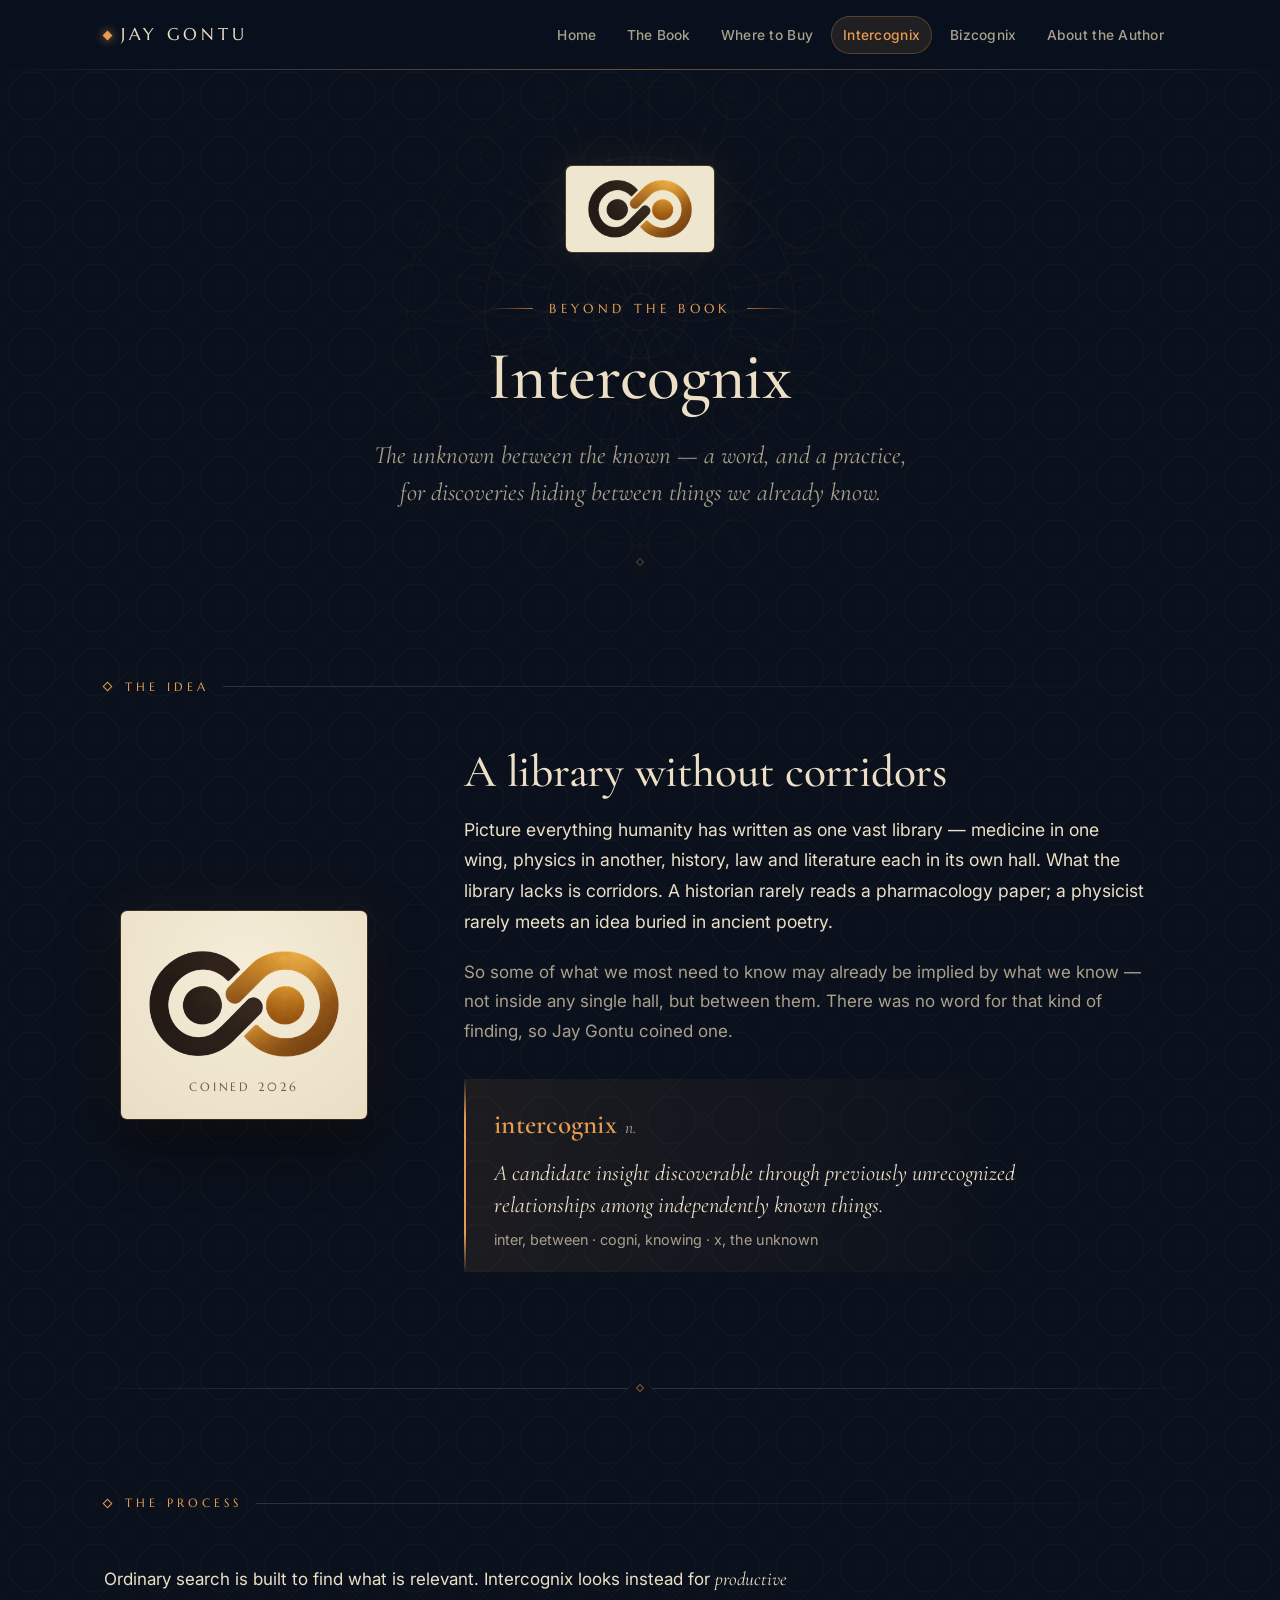
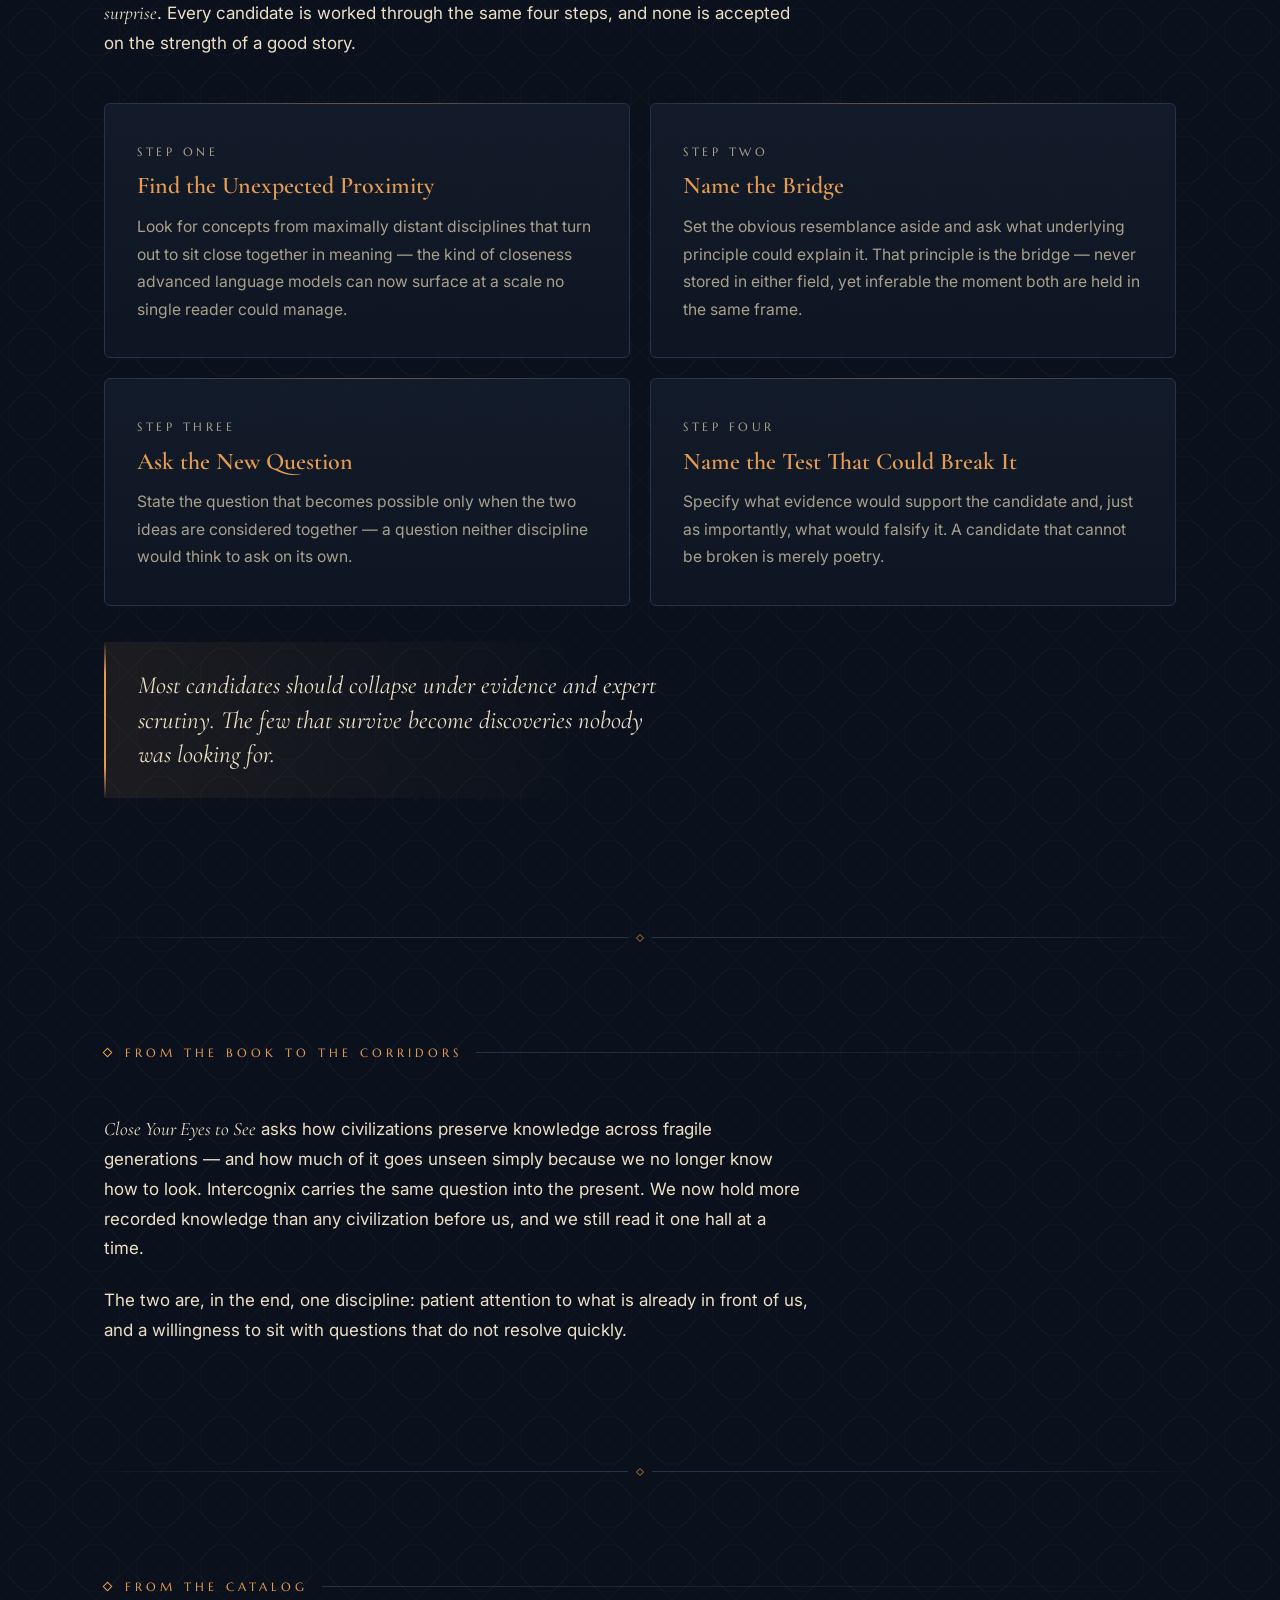
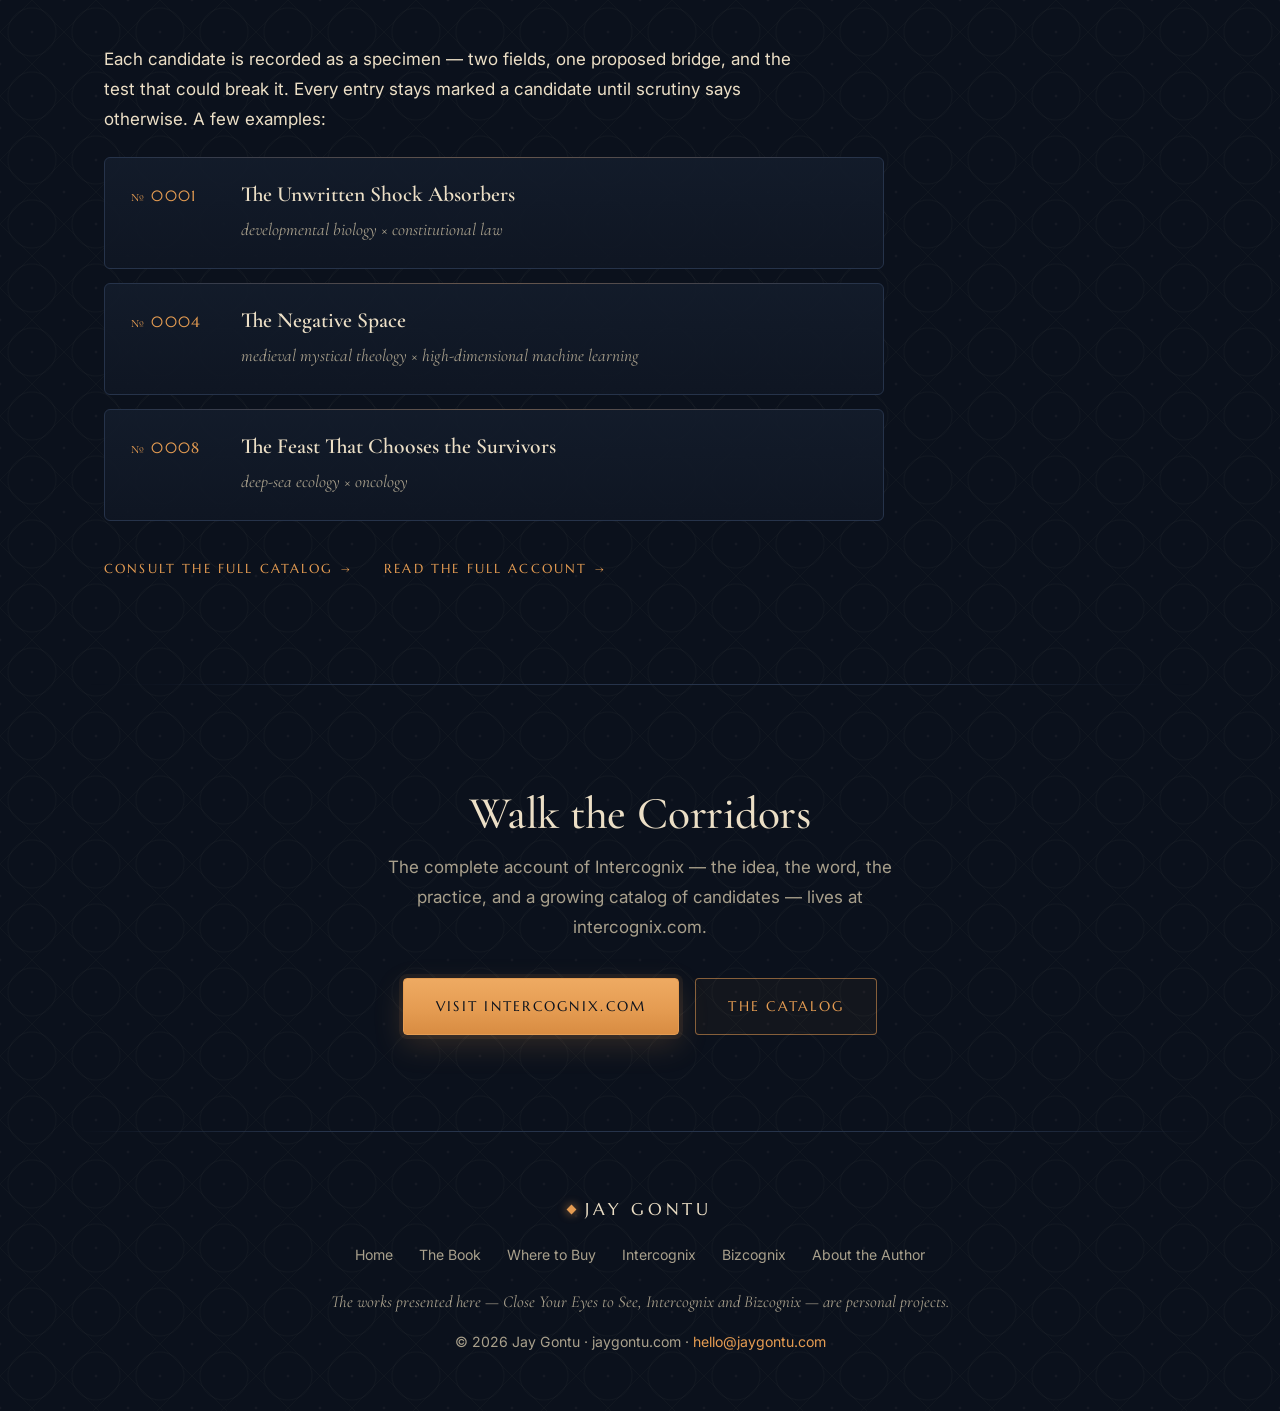
<file: intercognix.html>
<!DOCTYPE html>
<html lang="en">
<head>
<meta charset="UTF-8" />
<meta name="viewport" content="width=device-width, initial-scale=1.0" />
<title>Intercognix — The Unknown Between the Known | Jay Gontu</title>
<meta name="description" content="Intercognix, coined by Jay Gontu: a word and a practice for candidate insights that become visible only when independently known ideas from distant fields are considered together." />
<link rel="canonical" href="https://jaygontu.com/intercognix.html" />
<meta property="og:type" content="article" />
<meta property="og:title" content="Intercognix — The Unknown Between the Known" />
<meta property="og:description" content="A word and a practice, coined by Jay Gontu, for discoveries hiding between things humanity already knows." />
<meta property="og:url" content="https://jaygontu.com/intercognix.html" />
<meta property="og:image" content="https://jaygontu.com/intercognix-mark-2x.png" />
<meta name="twitter:card" content="summary" />
<link rel="icon" href="favicon.svg" type="image/svg+xml" />
<link rel="preconnect" href="https://fonts.googleapis.com" />
<link rel="preconnect" href="https://fonts.gstatic.com" crossorigin />
<link href="https://fonts.googleapis.com/css2?family=Cormorant+Garamond:ital,wght@0,500;0,600;1,400;1,500&family=Inter:wght@400;500;600&family=Marcellus&display=swap" rel="stylesheet" />
<link rel="stylesheet" href="styles.css?v=2026-11-25" />
<script type="application/ld+json">
{
  "@context": "https://schema.org",
  "@type": "WebPage",
  "name": "Intercognix — The Unknown Between the Known",
  "url": "https://jaygontu.com/intercognix.html",
  "about": {
    "@type": "DefinedTerm",
    "name": "Intercognix",
    "description": "A candidate insight discoverable through previously unrecognized relationships among independently known things.",
    "url": "https://intercognix.com/"
  },
  "author": { "@type": "Person", "name": "Jay Gontu", "alternateName": "M.R. Gontu", "url": "https://jaygontu.com/about.html" }
}
</script>
</head>
<body>

<nav class="site-nav" aria-label="Main">
  <div class="nav-inner">
    <a class="brand" href="index.html">Jay Gontu</a>
    <div class="nav-links">
      <a href="index.html">Home</a>
      <a href="book.html">The Book</a>
      <a href="where-to-buy.html">Where to Buy</a>
      <a href="intercognix.html" class="active">Intercognix</a>
      <a href="bizcognix.html">Bizcognix</a>
      <a href="about.html">About the Author</a>
    </div>
  </div>
</nav>

<header class="hero compact">
  <span class="ix-hero-mark"><img src="intercognix-mark.png" srcset="intercognix-mark.png 1x, intercognix-mark-2x.png 2x" width="173" height="96" alt="" /></span>
  <p class="eyebrow">Beyond the Book</p>
  <h1>Intercognix</h1>
  <p class="hero-sub">The unknown between the known — a word, and a practice, for discoveries hiding between things we already know.</p>
</header>

<main>

<section class="no-rule">
  <div class="wrap">
    <p class="label">The Idea</p>
    <div class="teaser-grid">
      <figure class="ix-plate">
        <img src="intercognix-mark-2x.png" width="345" height="192" alt="The Intercognix mark: two interlocking loops, one dark and one gold" />
        <figcaption>Coined 2026</figcaption>
      </figure>
      <div class="teaser-copy">
        <h2>A library without corridors</h2>
        <p class="lead" style="margin-top:18px;">Picture everything humanity has written as one vast library — medicine in one wing, physics in another, history, law and literature each in its own hall. What the library lacks is corridors. A historian rarely reads a pharmacology paper; a physicist rarely meets an idea buried in ancient poetry.</p>
        <p>So some of what we most need to know may already be implied by what we know — not inside any single hall, but between them. There was no word for that kind of finding, so Jay Gontu coined one.</p>
        <div class="definition">
          <span class="term">intercognix</span><span class="pos">n.</span>
          <p>A candidate insight discoverable through previously unrecognized relationships among independently known things.</p>
          <p class="etym">inter, between · cogni, knowing · x, the unknown</p>
        </div>
      </div>
    </div>
  </div>
</section>

<section>
  <div class="wrap">
    <p class="label">The Process</p>
    <div class="book-copy" style="margin-bottom:44px;">
      <p>Ordinary search is built to find what is relevant. Intercognix looks instead for <em>productive surprise</em>. Every candidate is worked through the same four steps, and none is accepted on the strength of a good story.</p>
    </div>
    <div class="themes four">
      <div class="theme">
        <span class="step">Step One</span>
        <h3>Find the Unexpected Proximity</h3>
        <p>Look for concepts from maximally distant disciplines that turn out to sit close together in meaning — the kind of closeness advanced language models can now surface at a scale no single reader could manage.</p>
      </div>
      <div class="theme">
        <span class="step">Step Two</span>
        <h3>Name the Bridge</h3>
        <p>Set the obvious resemblance aside and ask what underlying principle could explain it. That principle is the bridge — never stored in either field, yet inferable the moment both are held in the same frame.</p>
      </div>
      <div class="theme">
        <span class="step">Step Three</span>
        <h3>Ask the New Question</h3>
        <p>State the question that becomes possible only when the two ideas are considered together — a question neither discipline would think to ask on its own.</p>
      </div>
      <div class="theme">
        <span class="step">Step Four</span>
        <h3>Name the Test That Could Break It</h3>
        <p>Specify what evidence would support the candidate and, just as importantly, what would falsify it. A candidate that cannot be broken is merely poetry.</p>
      </div>
    </div>
    <p class="pull">Most candidates should collapse under evidence and expert scrutiny. The few that survive become discoveries nobody was looking for.</p>
  </div>
</section>

<section>
  <div class="wrap">
    <p class="label">From the Book to the Corridors</p>
    <div class="book-copy">
      <p><em>Close Your Eyes to See</em> asks how civilizations preserve knowledge across fragile generations — and how much of it goes unseen simply because we no longer know how to look. Intercognix carries the same question into the present. We now hold more recorded knowledge than any civilization before us, and we still read it one hall at a time.</p>
      <p>The two are, in the end, one discipline: patient attention to what is already in front of us, and a willingness to sit with questions that do not resolve quickly.</p>
    </div>
  </div>
</section>

<section>
  <div class="wrap">
    <p class="label">From the Catalog</p>
    <div class="book-copy">
      <p>Each candidate is recorded as a specimen — two fields, one proposed bridge, and the test that could break it. Every entry stays marked a candidate until scrutiny says otherwise. A few examples:</p>
    </div>
    <div class="ix-specimens">
      <a class="ix-specimen" href="https://intercognix.com/intercognix-0001.html">
        <span class="no">№ 0001</span>
        <span class="t">The Unwritten Shock Absorbers</span>
        <span class="halls">developmental biology × constitutional law</span>
      </a>
      <a class="ix-specimen" href="https://intercognix.com/intercognix-0004.html">
        <span class="no">№ 0004</span>
        <span class="t">The Negative Space</span>
        <span class="halls">medieval mystical theology × high-dimensional machine learning</span>
      </a>
      <a class="ix-specimen" href="https://intercognix.com/intercognix-0008.html">
        <span class="no">№ 0008</span>
        <span class="t">The Feast That Chooses the Survivors</span>
        <span class="halls">deep-sea ecology × oncology</span>
      </a>
    </div>
    <div class="link-row">
      <a class="text-link" href="https://intercognix.com/specimens.html">Consult the full catalog</a>
      <a class="text-link" href="https://intercognix.com/">Read the full account</a>
    </div>
  </div>
</section>

</main>

<div class="cta-band">
  <h2>Walk the Corridors</h2>
  <p>The complete account of Intercognix — the idea, the word, the practice, and a growing catalog of candidates — lives at intercognix.com.</p>
  <div class="hero-cta">
    <a class="btn solid" href="https://intercognix.com/">Visit intercognix.com</a>
    <a class="btn" href="https://intercognix.com/specimens.html">The Catalog</a>
  </div>
</div>

<footer>
  <span class="brand">Jay Gontu</span>
  <div class="footer-nav">
    <a href="index.html">Home</a>
    <a href="book.html">The Book</a>
    <a href="where-to-buy.html">Where to Buy</a>
    <a href="intercognix.html">Intercognix</a>
    <a href="bizcognix.html">Bizcognix</a>
    <a href="about.html">About the Author</a>
  </div>
  <p class="footer-note">The works presented here — Close Your Eyes to See, Intercognix and Bizcognix — are personal projects.</p>
  <p>© 2026 Jay Gontu · jaygontu.com · <a href="mailto:hello@jaygontu.com">hello@jaygontu.com</a></p>
</footer>

<script>(function(){var n=document.querySelector(".nav-links"),a=n&&n.querySelector(".active");if(a&&n.scrollWidth>n.clientWidth)n.scrollLeft=a.offsetLeft-(n.clientWidth-a.offsetWidth)/2;})();</script>
</body>
</html>
</file>
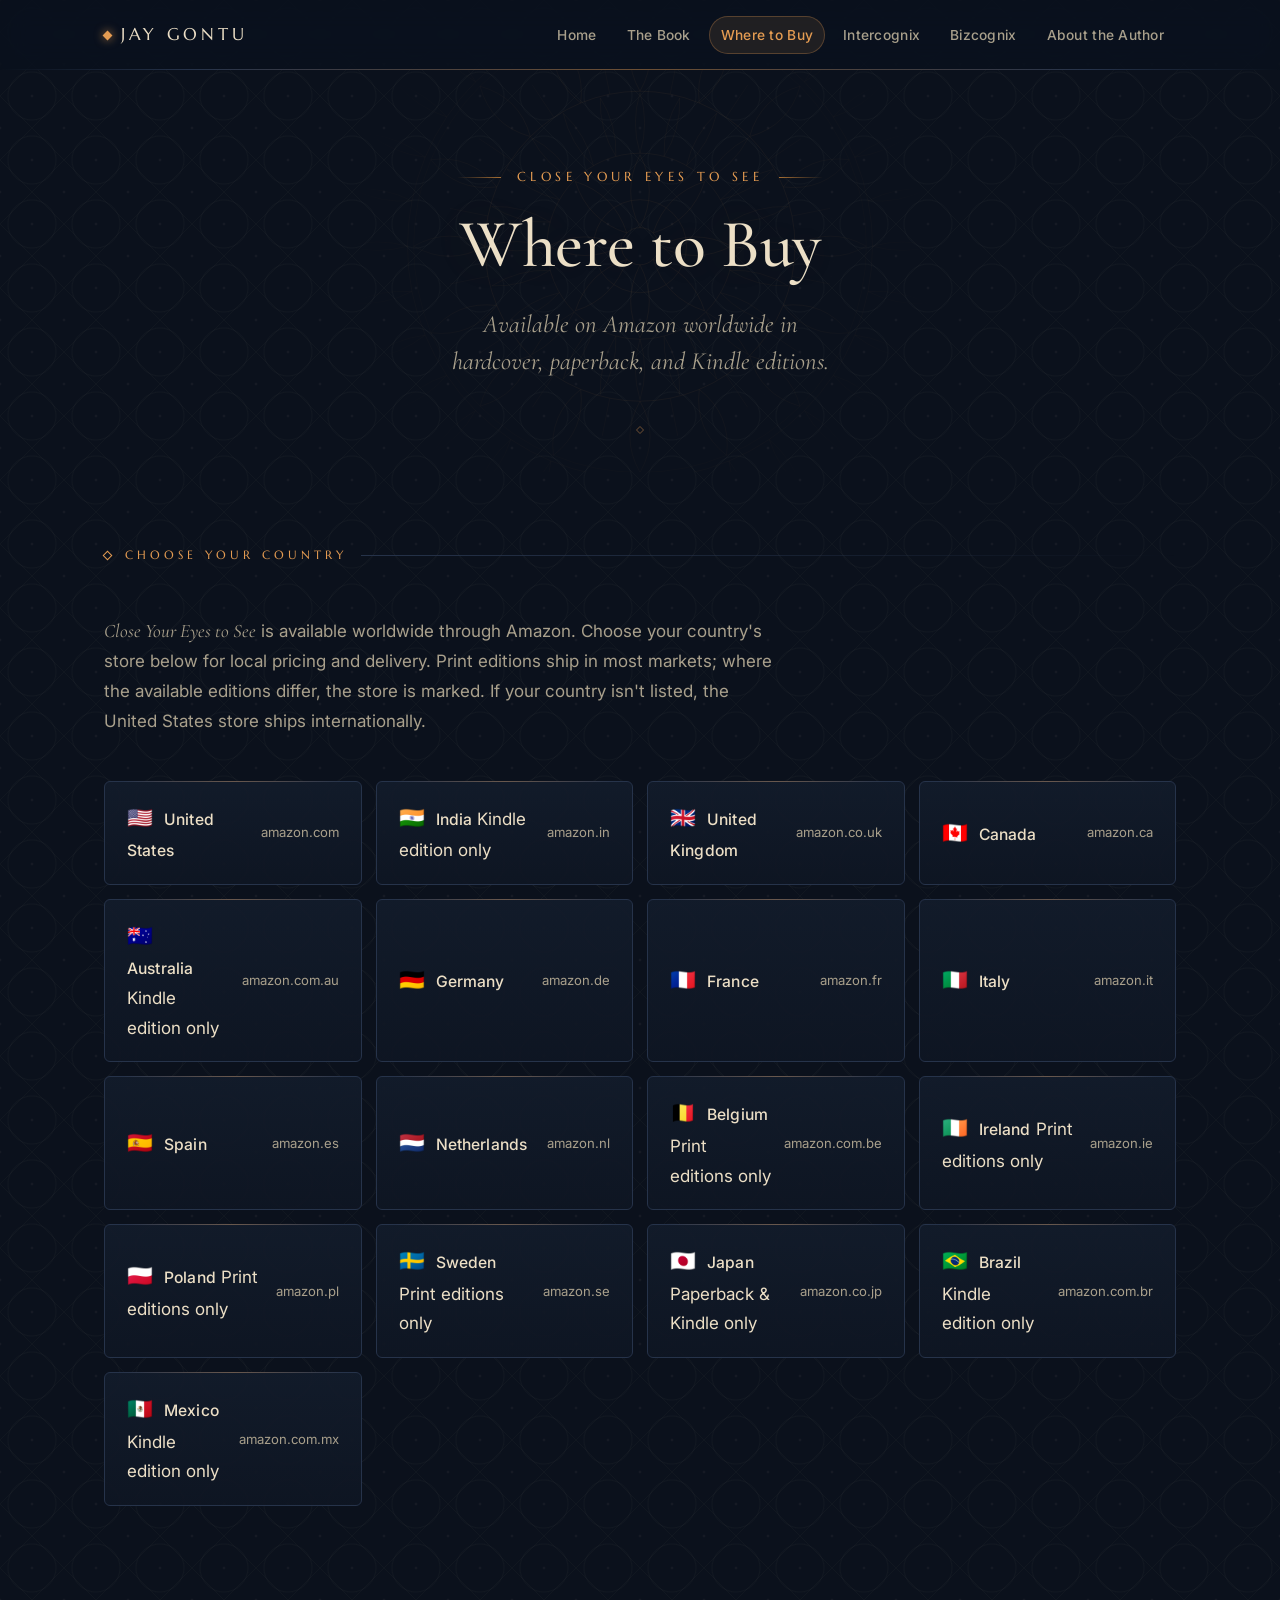
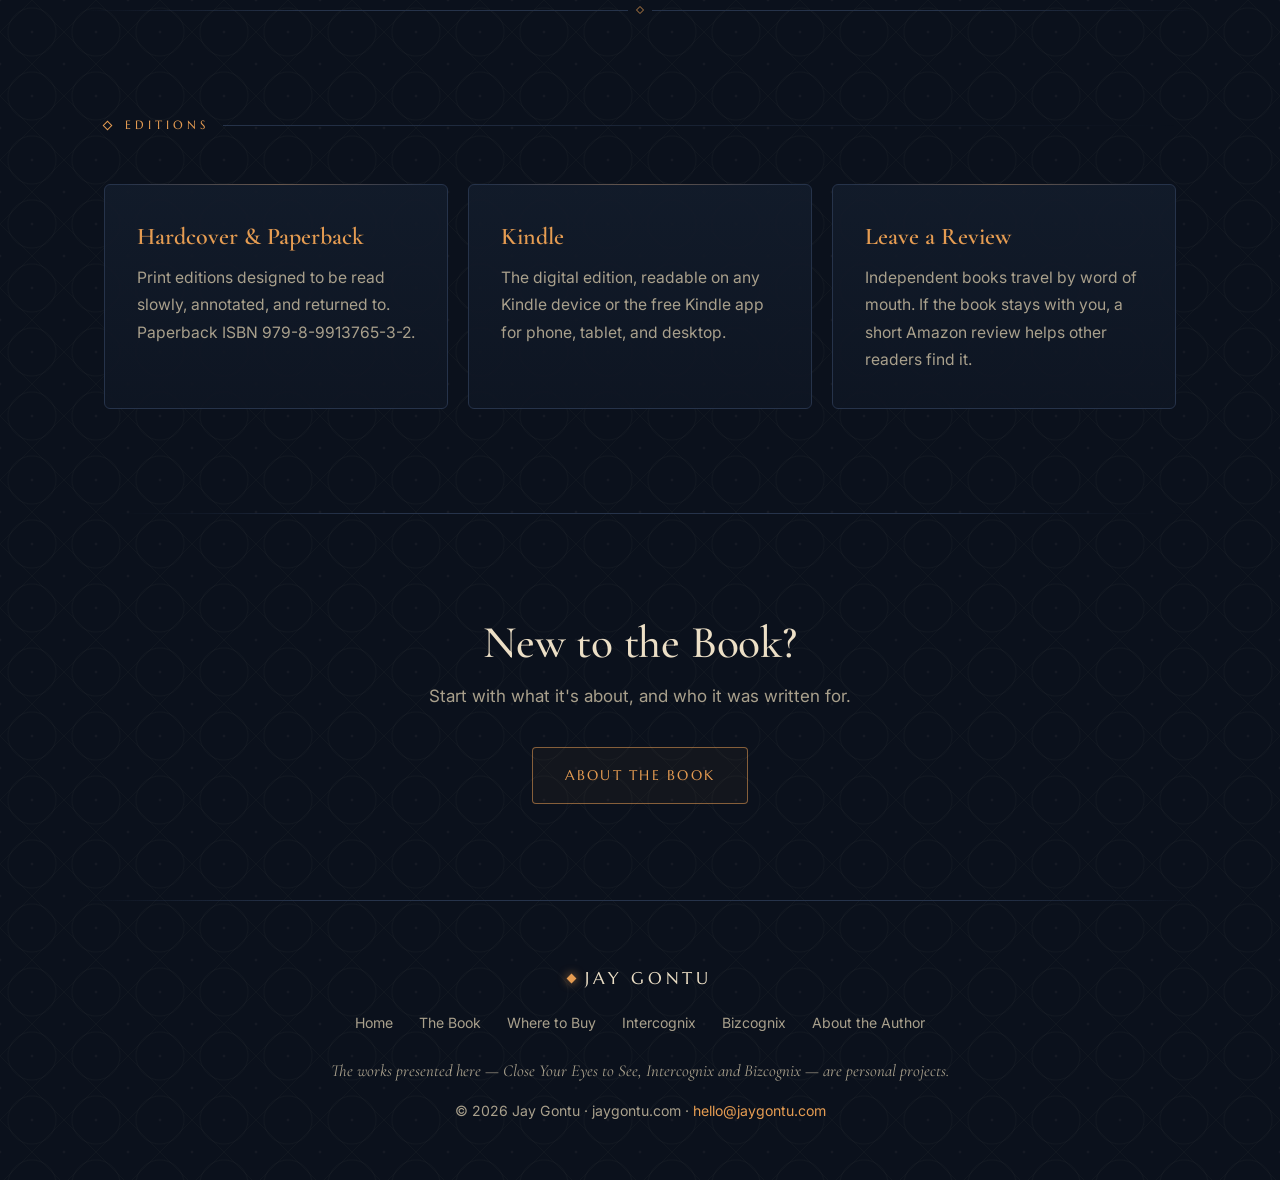
<file: where-to-buy.html>
<!DOCTYPE html>
<html lang="en">
<head>
<meta charset="UTF-8" />
<meta name="viewport" content="width=device-width, initial-scale=1.0" />
<title>Where to Buy Close Your Eyes to See by Jay Gontu — Amazon Links Worldwide</title>
<meta name="description" content="Buy Close Your Eyes to See by Jay Gontu on Amazon in the US, India, UK, Canada, Australia, Germany, France, Italy, Spain, Netherlands, Belgium, Ireland, Poland, Sweden, Japan, Brazil, and Mexico. Hardcover, paperback, and Kindle editions." />
<link rel="canonical" href="https://jaygontu.com/where-to-buy.html" />
<meta property="og:type" content="website" />
<meta property="og:title" content="Where to Buy Close Your Eyes to See — Amazon Links Worldwide" />
<meta property="og:description" content="Hardcover, paperback, and Kindle editions available on Amazon in seventeen countries. Choose your local store." />
<meta property="og:url" content="https://jaygontu.com/where-to-buy.html" />
<meta property="og:image" content="https://jaygontu.com/cover.jpg" />
<meta name="twitter:card" content="summary_large_image" />
<link rel="preconnect" href="https://fonts.googleapis.com" />
<link rel="preconnect" href="https://fonts.gstatic.com" crossorigin />
<link href="https://fonts.googleapis.com/css2?family=Cormorant+Garamond:ital,wght@0,500;0,600;1,400;1,500&family=Inter:wght@400;500;600&family=Marcellus&display=swap" rel="stylesheet" />
<link rel="stylesheet" href="styles.css?v=2026-11-25" />
</head>
<body>

<nav class="site-nav" aria-label="Main">
  <div class="nav-inner">
    <a class="brand" href="index.html">Jay Gontu</a>
    <div class="nav-links">
      <a href="index.html">Home</a>
      <a href="book.html">The Book</a>
      <a href="where-to-buy.html" class="active">Where to Buy</a>
      <a href="intercognix.html">Intercognix</a>
      <a href="bizcognix.html">Bizcognix</a>
      <a href="about.html">About the Author</a>
    </div>
  </div>
</nav>

<header class="hero compact">
  <p class="eyebrow">Close Your Eyes to See</p>
  <h1>Where to Buy</h1>
  <p class="hero-sub">Available on Amazon worldwide in hardcover, paperback, and Kindle editions.</p>
</header>

<main>

<section class="no-rule">
  <div class="wrap">
    <p class="label">Choose Your Country</p>
    <p class="store-note"><em>Close Your Eyes to See</em> is available worldwide through Amazon. Choose your country's store below for local pricing and delivery. Print editions ship in most markets; where the available editions differ, the store is marked. If your country isn't listed, the United States store ships internationally.</p>
    <div class="stores">
      <a class="store" href="https://www.amazon.com/dp/B0H5DBY168" target="_blank" rel="noopener">
        <span><span class="flag">🇺🇸</span> <span class="country">United States</span></span>
        <span class="domain">amazon.com</span>
      </a>
      <a class="store" href="https://www.amazon.in/dp/B0H5DTDL5D" target="_blank" rel="noopener">
        <span><span class="flag">🇮🇳</span> <span class="country">India</span>
        <span class="edition">Kindle edition only</span></span>
        <span class="domain">amazon.in</span>
      </a>
      <a class="store" href="https://www.amazon.co.uk/dp/B0H5DBY168" target="_blank" rel="noopener">
        <span><span class="flag">🇬🇧</span> <span class="country">United Kingdom</span></span>
        <span class="domain">amazon.co.uk</span>
      </a>
      <a class="store" href="https://www.amazon.ca/dp/B0H5DBY168" target="_blank" rel="noopener">
        <span><span class="flag">🇨🇦</span> <span class="country">Canada</span></span>
        <span class="domain">amazon.ca</span>
      </a>
      <a class="store" href="https://www.amazon.com.au/dp/B0H5DBY168" target="_blank" rel="noopener">
        <span><span class="flag">🇦🇺</span> <span class="country">Australia</span>
        <span class="edition">Kindle edition only</span></span>
        <span class="domain">amazon.com.au</span>
      </a>
      <a class="store" href="https://www.amazon.de/dp/B0H5DBY168" target="_blank" rel="noopener">
        <span><span class="flag">🇩🇪</span> <span class="country">Germany</span></span>
        <span class="domain">amazon.de</span>
      </a>
      <a class="store" href="https://www.amazon.fr/dp/B0H5DBY168" target="_blank" rel="noopener">
        <span><span class="flag">🇫🇷</span> <span class="country">France</span></span>
        <span class="domain">amazon.fr</span>
      </a>
      <a class="store" href="https://www.amazon.it/dp/B0H5DBY168" target="_blank" rel="noopener">
        <span><span class="flag">🇮🇹</span> <span class="country">Italy</span></span>
        <span class="domain">amazon.it</span>
      </a>
      <a class="store" href="https://www.amazon.es/dp/B0H5DBY168" target="_blank" rel="noopener">
        <span><span class="flag">🇪🇸</span> <span class="country">Spain</span></span>
        <span class="domain">amazon.es</span>
      </a>
      <a class="store" href="https://www.amazon.nl/dp/B0H5DBY168" target="_blank" rel="noopener">
        <span><span class="flag">🇳🇱</span> <span class="country">Netherlands</span></span>
        <span class="domain">amazon.nl</span>
      </a>
      <a class="store" href="https://www.amazon.com.be/dp/B0H5DBY168" target="_blank" rel="noopener">
        <span><span class="flag">🇧🇪</span> <span class="country">Belgium</span>
        <span class="edition">Print editions only</span></span>
        <span class="domain">amazon.com.be</span>
      </a>
      <a class="store" href="https://www.amazon.ie/dp/B0H5DBY168" target="_blank" rel="noopener">
        <span><span class="flag">🇮🇪</span> <span class="country">Ireland</span>
        <span class="edition">Print editions only</span></span>
        <span class="domain">amazon.ie</span>
      </a>
      <a class="store" href="https://www.amazon.pl/dp/B0H5DBY168" target="_blank" rel="noopener">
        <span><span class="flag">🇵🇱</span> <span class="country">Poland</span>
        <span class="edition">Print editions only</span></span>
        <span class="domain">amazon.pl</span>
      </a>
      <a class="store" href="https://www.amazon.se/dp/B0H5DBY168" target="_blank" rel="noopener">
        <span><span class="flag">🇸🇪</span> <span class="country">Sweden</span>
        <span class="edition">Print editions only</span></span>
        <span class="domain">amazon.se</span>
      </a>
      <a class="store" href="https://www.amazon.co.jp/dp/B0H5DBY168" target="_blank" rel="noopener">
        <span><span class="flag">🇯🇵</span> <span class="country">Japan</span>
        <span class="edition">Paperback &amp; Kindle only</span></span>
        <span class="domain">amazon.co.jp</span>
      </a>
      <a class="store" href="https://www.amazon.com.br/dp/B0H5DBY168" target="_blank" rel="noopener">
        <span><span class="flag">🇧🇷</span> <span class="country">Brazil</span>
        <span class="edition">Kindle edition only</span></span>
        <span class="domain">amazon.com.br</span>
      </a>
      <a class="store" href="https://www.amazon.com.mx/dp/B0H5DBY168" target="_blank" rel="noopener">
        <span><span class="flag">🇲🇽</span> <span class="country">Mexico</span>
        <span class="edition">Kindle edition only</span></span>
        <span class="domain">amazon.com.mx</span>
      </a>
    </div>
  </div>
</section>

<section>
  <div class="wrap">
    <p class="label">Editions</p>
    <div class="themes">
      <div class="theme">
        <h3>Hardcover &amp; Paperback</h3>
        <p>Print editions designed to be read slowly, annotated, and returned to. Paperback ISBN 979-8-9913765-3-2.</p>
      </div>
      <div class="theme">
        <h3>Kindle</h3>
        <p>The digital edition, readable on any Kindle device or the free Kindle app for phone, tablet, and desktop.</p>
      </div>
      <div class="theme">
        <h3>Leave a Review</h3>
        <p>Independent books travel by word of mouth. If the book stays with you, a short Amazon review helps other readers find it.</p>
      </div>
    </div>
  </div>
</section>

</main>

<div class="cta-band">
  <h2>New to the Book?</h2>
  <p>Start with what it's about, and who it was written for.</p>
  <a class="btn" href="book.html">About the Book</a>
</div>

<footer>
  <span class="brand">Jay Gontu</span>
  <div class="footer-nav">
    <a href="index.html">Home</a>
    <a href="book.html">The Book</a>
    <a href="where-to-buy.html">Where to Buy</a>
    <a href="intercognix.html">Intercognix</a>
    <a href="bizcognix.html">Bizcognix</a>
    <a href="about.html">About the Author</a>
  </div>
  <p class="footer-note">The works presented here — Close Your Eyes to See, Intercognix and Bizcognix — are personal projects.</p>
  <p>© 2026 Jay Gontu · jaygontu.com · <a href="mailto:hello@jaygontu.com">hello@jaygontu.com</a></p>
</footer>

<script>(function(){var n=document.querySelector(".nav-links"),a=n&&n.querySelector(".active");if(a&&n.scrollWidth>n.clientWidth)n.scrollLeft=a.offsetLeft-(n.clientWidth-a.offsetWidth)/2;})();</script>
</body>
</html>
</file>
<file: styles.css>
/* =========================================================
   jaygontu.com — "modern, but knows traditions"
   Night-stone palette from the book cover, carved-stone
   hairlines, kolam dots, temple-niche frames and lamp glow,
   set on a clean modern grid.
   ========================================================= */
:root {
  --basalt: #0b111c;        /* night sky, sampled from the cover */
  --stone: #131c2b;         /* raised night stone */
  --stone-edge: #26334a;    /* hairline carving */
  --sandstone: #ecdfc6;     /* primary text */
  --sandstone-dim: #a9a08c; /* secondary text */
  --lamp: #e59c52;          /* cover amber */
  --lamp-deep: #a76f33;
  --lamp-glow: rgba(229, 156, 82, 0.14);
  --max: 1120px;
  --radius: 6px;
  --serif: "Cormorant Garamond", "EB Garamond", Georgia, serif;
  --inscribe: "Marcellus", "Cormorant Garamond", serif;
  --sans: "Inter", system-ui, -apple-system, "Segoe UI", Roboto, sans-serif;
  --ease: cubic-bezier(.2, .7, .2, 1);

  /* kolam: a dot grid with looping carved lines */
  --kolam: url("data:image/svg+xml,%3Csvg xmlns='http://www.w3.org/2000/svg' width='64' height='64' viewBox='0 0 64 64'%3E%3Cg fill='none' stroke='%23ecdfc6' stroke-opacity='.025'%3E%3Cpath d='M32 8C45 8 56 19 56 32S45 56 32 56 8 45 8 32 19 8 32 8Z'/%3E%3Cpath d='M32 0 64 32 32 64 0 32Z'/%3E%3C/g%3E%3Cg fill='%23ecdfc6' fill-opacity='.045'%3E%3Ccircle cx='32' cy='32' r='1.3'/%3E%3Ccircle cx='0' cy='0' r='1.3'/%3E%3Ccircle cx='64' cy='0' r='1.3'/%3E%3Ccircle cx='0' cy='64' r='1.3'/%3E%3Ccircle cx='64' cy='64' r='1.3'/%3E%3C/g%3E%3C/svg%3E");
  /* small lotus-diamond ornament for dividers */
  --ornament: url("data:image/svg+xml,%3Csvg xmlns='http://www.w3.org/2000/svg' width='64' height='16' viewBox='0 0 64 16'%3E%3Cpath d='M32 4.5 35.5 8 32 11.5 28.5 8Z' fill='none' stroke='%23e59c52' stroke-opacity='.8'/%3E%3C/svg%3E");
  /* toran: a garland of small temple arches */
  --toran: url("data:image/svg+xml,%3Csvg xmlns='http://www.w3.org/2000/svg' width='40' height='18' viewBox='0 0 40 18'%3E%3Cpath d='M0 1h40M2 1c0 9 8 13 18 13S38 10 38 1' fill='none' stroke='%23e59c52' stroke-opacity='.35'/%3E%3Ccircle cx='20' cy='14' r='1.6' fill='%23e59c52' fill-opacity='.55'/%3E%3C/svg%3E");
}

*, *::before, *::after { margin: 0; padding: 0; box-sizing: border-box; }

html { scroll-behavior: smooth; -webkit-text-size-adjust: 100%; }
@media (prefers-reduced-motion: reduce) {
  html { scroll-behavior: auto; }
  *, *::before, *::after { animation: none !important; transition: none !important; }
}

body {
  background-color: var(--basalt);
  background-image: var(--kolam);      /* one faint kolam ground, the same everywhere */
  background-size: 64px 64px;
  color: var(--sandstone);
  font-family: var(--sans);
  font-size: 1.0625rem;
  line-height: 1.75;
  -webkit-font-smoothing: antialiased;
  -moz-osx-font-smoothing: grayscale;
  text-rendering: optimizeLegibility;
}
img { max-width: 100%; }
em { font-family: var(--serif); font-size: 1.12em; font-style: italic; }

::selection { background: rgba(229, 156, 82, 0.35); color: var(--sandstone); }

a { color: var(--lamp); text-decoration: none; transition: color .2s ease; }
a:hover { color: var(--sandstone); }
a:focus-visible, button:focus-visible {
  outline: 2px solid var(--lamp);
  outline-offset: 3px;
  border-radius: 3px;
}

.wrap { max-width: var(--max); margin: 0 auto; padding: 0 24px; }

/* ---------- Nav: sticky, translucent ---------- */
nav.site-nav {
  position: sticky; top: 0; z-index: 20;
  background: rgba(11, 17, 28, 0.72);
  -webkit-backdrop-filter: blur(14px) saturate(140%);
  backdrop-filter: blur(14px) saturate(140%);
}
nav.site-nav::after {               /* carved hairline, lit at the centre */
  content: ""; position: absolute; left: 0; right: 0; bottom: 0; height: 1px;
  background: linear-gradient(90deg, transparent, var(--stone-edge) 15%, rgba(229,156,82,.45) 50%, var(--stone-edge) 85%, transparent);
}
.nav-inner {
  display: flex; align-items: center; justify-content: space-between; gap: 24px;
  padding: 16px 24px; max-width: var(--max); margin: 0 auto;
}
.brand {
  font-family: var(--inscribe);
  font-size: 1.05rem; letter-spacing: 0.22em; text-transform: uppercase;
  color: var(--sandstone);
  display: inline-flex; align-items: center; gap: 10px;
}
.brand::before {                    /* tiny lamp-lit diamond */
  content: ""; width: 7px; height: 7px; transform: rotate(45deg);
  background: var(--lamp); box-shadow: 0 0 10px rgba(229,156,82,.8);
}
a.brand:hover { color: var(--lamp); }
.nav-links { position: relative; display: flex; gap: 6px; font-size: 0.86rem; letter-spacing: 0.02em; font-weight: 500; }
.nav-links a {
  color: var(--sandstone-dim); padding: 7px 12px; border-radius: 999px;
  transition: color .2s ease, background .2s ease;
}
.nav-links a:hover { color: var(--sandstone); background: rgba(236, 223, 198, 0.06); }
.nav-links a.active { color: var(--lamp); background: rgba(229, 156, 82, 0.1); box-shadow: inset 0 0 0 1px rgba(229,156,82,.28); }
@media (max-width: 900px) {
  .nav-inner { flex-direction: column; align-items: stretch; gap: 6px; padding: 12px 0 10px; }
  .brand { align-self: center; }
  .nav-links {
    overflow-x: auto; flex-wrap: nowrap; justify-content: flex-start;
    padding: 2px 20px; scrollbar-width: none;
    -webkit-mask-image: linear-gradient(90deg, transparent, #000 18px, #000 calc(100% - 18px), transparent);
    mask-image: linear-gradient(90deg, transparent, #000 18px, #000 calc(100% - 18px), transparent);
  }
  .nav-links::-webkit-scrollbar { display: none; }
  .nav-links a { white-space: nowrap; flex: none; }
}
@media (min-width: 640px) and (max-width: 900px) { .nav-links { justify-content: center; } }

/* ---------- Heroes ---------- */
header.hero {
  position: relative;
  padding: 120px 24px 104px;
  text-align: center;
  overflow: hidden;
  isolation: isolate;
  background: none;
}
header.hero::before {               /* faint carved mandala behind the name */
  content: ""; position: absolute; z-index: -1;
  left: 50%; top: 50%; width: min(620px, 120vw); aspect-ratio: 1;
  transform: translate(-50%, -54%);
  background: url("mandala.svg") center / contain no-repeat;
  opacity: 0.14;
  -webkit-mask-image: radial-gradient(circle, #000 35%, transparent 70%);
  mask-image: radial-gradient(circle, #000 35%, transparent 70%);
}
header.hero::after {                /* ornament closing the hero */
  content: ""; position: absolute; left: 50%; bottom: 34px; width: 64px; height: 16px;
  transform: translateX(-50%); background: var(--ornament) center / contain no-repeat; opacity: .6;
}
header.hero.person::after { bottom: 30px; }
@keyframes rise { from { opacity: 0; transform: translateY(14px); } to { opacity: 1; transform: none; } }
header.hero > * { animation: rise .9s var(--ease) both; }
header.hero > :nth-child(2) { animation-delay: .08s; }
header.hero > :nth-child(3) { animation-delay: .16s; }
header.hero > :nth-child(4) { animation-delay: .26s; }
header.hero > :nth-child(5) { animation-delay: .34s; }

header.hero.compact { padding: 96px 24px 92px; }
.eye {
  width: 130px; height: auto; margin: 0 auto 42px; display: block;
  opacity: 0.9;
}
.eyebrow {
  font-family: var(--inscribe);
  font-size: 0.8rem; letter-spacing: 0.34em; text-transform: uppercase;
  color: var(--lamp); margin-bottom: 22px;
  display: flex; align-items: center; justify-content: center; gap: 16px;
}
.eyebrow::before, .eyebrow::after {
  content: ""; width: 44px; height: 1px;
  background: linear-gradient(90deg, transparent, var(--lamp-deep));
}
.eyebrow::after { background: linear-gradient(90deg, var(--lamp-deep), transparent); }
h1 {
  font-family: var(--serif);
  font-weight: 500;
  font-size: clamp(3rem, 8vw, 5.75rem);
  line-height: 1.02;
  letter-spacing: -0.005em;
  max-width: 16ch; margin: 0 auto;
  text-shadow: 0 0 50px rgba(229, 156, 82, 0.1);
}
header.hero.compact h1 { font-size: clamp(2.5rem, 6.4vw, 4.25rem); max-width: 22ch; }
h1, h2, .hero-sub, .work-title { text-wrap: balance; }
.hero-sub {
  margin: 26px auto 0;
  max-width: 50ch;
  font-family: var(--serif);
  font-size: clamp(1.25rem, 2.3vw, 1.55rem);
  line-height: 1.5;
  font-style: italic;
  color: var(--sandstone-dim);
}
.hero-cta { margin-top: 44px; display: flex; gap: 16px; justify-content: center; flex-wrap: wrap; }
.btn {
  display: inline-flex; align-items: center; justify-content: center;
  font-family: var(--inscribe);
  font-size: 0.88rem; letter-spacing: 0.16em; text-transform: uppercase;
  padding: 15px 32px;
  border: 1px solid rgba(229, 156, 82, 0.55);
  border-radius: 4px;
  color: var(--lamp);
  background: rgba(229, 156, 82, 0.04);
  transition: background .25s ease, color .25s ease, box-shadow .25s ease, transform .25s var(--ease), border-color .25s ease;
}
.btn:hover { background: var(--lamp); color: var(--basalt); box-shadow: 0 10px 34px rgba(229,156,82,.28); transform: translateY(-2px); }
.btn.solid {
  background: linear-gradient(180deg, #eeaa62, var(--lamp) 55%, #d88c42);
  border-color: var(--lamp); color: var(--basalt);
  box-shadow: 0 0 0 4px rgba(229,156,82,.08), 0 10px 30px rgba(229,156,82,.18);
}
.btn.solid:hover { background: var(--sandstone); border-color: var(--sandstone); color: var(--basalt); }

/* ---------- Section scaffolding ---------- */
section { position: relative; padding: 104px 0; }
section::before {                   /* ornamental divider instead of a flat rule */
  content: ""; position: absolute; top: 0; left: 50%; transform: translateX(-50%);
  width: min(var(--max), calc(100% - 48px)); height: 16px; margin-top: -8px;
  background:
    var(--ornament) center / 64px 16px no-repeat,
    linear-gradient(90deg, transparent, var(--stone-edge) 20%, var(--stone-edge) calc(50% - 12px), transparent calc(50% - 12px), transparent calc(50% + 12px), var(--stone-edge) calc(50% + 12px), var(--stone-edge) 80%, transparent) center / 100% 1px no-repeat;
}
section.no-rule::before { display: none; }
main > section:first-child { padding-top: 72px; }
.label {
  font-family: var(--inscribe);
  font-size: 0.78rem; letter-spacing: 0.32em; text-transform: uppercase;
  color: var(--lamp);
  display: flex; align-items: center; gap: 14px;
  margin-bottom: 48px;
}
.label::before {
  content: ""; width: 7px; height: 7px; flex: none; transform: rotate(45deg);
  border: 1px solid var(--lamp);
}
.label::after { content: ""; height: 1px; flex: 1; background: linear-gradient(90deg, var(--stone-edge), transparent); }
h2 {
  font-family: var(--serif); font-weight: 500;
  font-size: clamp(2rem, 3.8vw, 2.85rem); line-height: 1.12; letter-spacing: -0.005em;
  margin-bottom: 10px;
}
h3 { font-family: var(--serif); font-weight: 600; }
p.lead { font-size: 1.1rem; }

/* ---------- Carved-niche framing for images ---------- */
.cover-img {
  width: 100%; max-width: 320px; display: block; margin: 0 auto;
  border-radius: 2px;
  box-shadow:
    0 0 0 1px rgba(229, 156, 82, 0.22),
    0 0 50px rgba(229, 156, 82, 0.09),
    0 30px 60px rgba(0, 0, 0, 0.55);
  transition: transform .5s var(--ease), box-shadow .5s ease;
}
a:hover > .cover-img { transform: translateY(-4px); }

/* ---------- Book layouts ---------- */
.book-grid {
  display: grid;
  grid-template-columns: 320px 1fr;
  gap: 80px;
  align-items: start;
}
@media (max-width: 820px) { .book-grid { grid-template-columns: 1fr; gap: 56px; } }
@media (min-width: 821px) { .book-grid > .cover-img { position: sticky; top: 110px; } }

.book-copy .subtitle { font-family: var(--serif); font-style: italic; color: var(--sandstone-dim); font-size: 1.4rem; line-height: 1.45; margin-bottom: 30px; }
.book-copy p { margin-bottom: 22px; max-width: 64ch; }
.pull {
  position: relative;
  border-left: 0;
  padding: 26px 30px 26px 34px; margin: 36px 0;
  font-family: var(--serif);
  font-style: italic; font-size: 1.55rem; line-height: 1.4; color: var(--sandstone);
  max-width: 54ch;
  background: linear-gradient(90deg, rgba(229,156,82,.08), transparent 80%);
  border-radius: 0 var(--radius) var(--radius) 0;
}
.pull::before {
  content: ""; position: absolute; left: 0; top: 0; bottom: 0; width: 2px;
  background: linear-gradient(180deg, transparent, var(--lamp) 20%, var(--lamp) 80%, transparent);
}
.meta-row {
  display: grid; grid-template-columns: repeat(auto-fit, minmax(210px, 1fr)); gap: 1px;
  margin-top: 38px; font-size: 0.92rem; color: var(--sandstone-dim);
  background: var(--stone-edge); border: 1px solid var(--stone-edge); border-radius: var(--radius); overflow: hidden;
}
.meta-row > span { background: rgba(19, 28, 43, 0.92); padding: 14px 18px; }
.meta-row strong {
  display: block; color: var(--lamp); font-weight: 500;
  font-family: var(--inscribe); font-size: 0.72rem; letter-spacing: 0.24em; text-transform: uppercase; margin-bottom: 2px;
}

/* ---------- Cards (themes, stores, specimens, works) ---------- */
.themes { display: grid; grid-template-columns: repeat(3, 1fr); gap: 20px; }
@media (max-width: 820px) { .themes { grid-template-columns: 1fr; } }
.theme, .work, .store, .ix-specimen {
  position: relative;
  border: 1px solid var(--stone-edge);
  border-radius: var(--radius);
  background: linear-gradient(180deg, rgba(19, 28, 43, 0.92), rgba(15, 22, 35, 0.92));
  transition: border-color .3s ease, transform .35s var(--ease), box-shadow .35s ease, background .3s ease;
}
.theme::before, .work::before, .store::before, .ix-specimen::before {   /* lamp-lit top edge */
  content: ""; position: absolute; left: 18px; right: 18px; top: -1px; height: 1px;
  background: linear-gradient(90deg, transparent, var(--lamp), transparent);
  opacity: .35; transition: opacity .3s ease;
}
.theme:hover, .work:hover, .store:hover, .ix-specimen:hover {
  border-color: rgba(229, 156, 82, 0.45);
  transform: translateY(-3px);
  box-shadow: 0 18px 44px rgba(0,0,0,.45), 0 0 40px rgba(229,156,82,.08);
}
.theme:hover::before, .work:hover::before, .store:hover::before, .ix-specimen:hover::before { opacity: 1; }

.theme { padding: 38px 32px 34px; }
.theme::after {                     /* carved corner mark */
  content: ""; position: absolute; top: 16px; right: 16px; width: 8px; height: 8px;
  transform: rotate(45deg); border: 1px solid rgba(229,156,82,.5);
  display: none;
}
.theme h3 { font-size: 1.5rem; line-height: 1.2; margin-bottom: 12px; color: var(--lamp); }
.theme p { font-size: 0.98rem; color: var(--sandstone-dim); }

/* ---------- Store links ---------- */
.store-note { max-width: 62ch; color: var(--sandstone-dim); margin-bottom: 44px; }
.stores { display: grid; grid-template-columns: repeat(auto-fill, minmax(240px, 1fr)); gap: 14px; }
.store {
  display: flex; align-items: center; justify-content: space-between; gap: 12px;
  padding: 18px 22px;
  color: var(--sandstone);
}
.store:hover { color: var(--sandstone); }
.store .flag { font-size: 1.3rem; margin-right: 6px; }
.store .country { font-weight: 500; font-size: 0.98rem; letter-spacing: 0.01em; }
.store .domain { font-size: 0.82rem; color: var(--sandstone-dim); }

/* ---------- Author ---------- */
.author-grid {
  display: grid; grid-template-columns: 320px 1fr;
  gap: 72px; align-items: start;
}
@media (max-width: 820px) { .author-grid { grid-template-columns: 1fr; gap: 44px; } }
.author-photo-frame {              /* clean modern portrait on a warm sandstone card */
  position: relative;
  max-width: 320px;
  margin: 0 auto;
}
.author-photo {                    /* the photo's white ground becomes a warm sandstone card */
  display: block; overflow: hidden; isolation: isolate;
  border-radius: 20px;
  background: radial-gradient(120% 90% at 50% 15%, #f8f1e2, #e9dbbd 70%, #dcc9a3);
  box-shadow:
    0 0 0 1px rgba(229, 156, 82, 0.35),
    0 24px 50px rgba(0, 0, 0, 0.45),
    0 0 60px rgba(229, 156, 82, 0.08);
}
.author-photo-frame img { width: 100%; display: block; mix-blend-mode: multiply; }
.author-photo-frame figcaption {
  font-family: var(--inscribe);
  font-size: 0.7rem; letter-spacing: 0.26em; text-transform: uppercase;
  color: var(--sandstone-dim); text-align: center; padding: 14px 4px 0;
}
.author-copy p { margin-bottom: 22px; max-width: 64ch; }

/* ---------- Home teasers ---------- */
.teaser-grid {
  display: grid; grid-template-columns: 280px 1fr; gap: 80px; align-items: center;
}
@media (max-width: 820px) { .teaser-grid { grid-template-columns: 1fr; gap: 48px; } }
.teaser-grid .cover-img, .teaser-grid .author-photo-frame { max-width: 270px; }
.teaser-copy p { margin-bottom: 20px; max-width: 62ch; color: var(--sandstone-dim); }
.teaser-copy p.lead { color: var(--sandstone); }
.text-link {
  font-family: var(--inscribe);
  font-size: 0.84rem; letter-spacing: 0.16em; text-transform: uppercase;
  display: inline-flex; align-items: center;
}
.text-link::after { content: "\2192"; margin-left: .55em; transition: transform .25s var(--ease); }
.text-link:hover::after, .work:hover .text-link::after { transform: translateX(4px); }

/* ---------- Page CTA band ---------- */
.cta-band {
  position: relative;
  text-align: center;
  padding: 104px 24px 96px;
  background: none;
}
.cta-band::before {                 /* toran garland hung along the top */
  content: ""; position: absolute; top: 0; left: 0; right: 0; height: 18px;
  height: 1px; left: 50%; right: auto; width: min(var(--max), calc(100% - 48px)); transform: translateX(-50%);
  background: linear-gradient(90deg, transparent, var(--stone-edge) 20%, var(--stone-edge) 80%, transparent);
  -webkit-mask-image: linear-gradient(90deg, transparent, #000 25%, #000 75%, transparent);
  mask-image: linear-gradient(90deg, transparent, #000 25%, #000 75%, transparent);
}
.cta-band h2 { margin-bottom: 14px; }
.cta-band p { color: var(--sandstone-dim); max-width: 50ch; margin: 0 auto 36px; }

/* ---------- Footer ---------- */
footer {
  position: relative;
  border-top: 1px solid var(--stone-edge);
  padding: 64px 24px 56px;
  text-align: center;
  color: var(--sandstone-dim);
  font-size: 0.88rem;
  background: none;
  border-top: 0;
}
footer::before {
  content: ""; position: absolute; top: 0; left: 50%; transform: translateX(-50%); height: 1px;
  width: min(var(--max), calc(100% - 48px));
  background: linear-gradient(90deg, transparent, var(--stone-edge) 20%, var(--stone-edge) 80%, transparent);
}
footer .brand { display: inline-flex; margin-bottom: 18px; }
.footer-nav { display: flex; gap: 8px 26px; justify-content: center; flex-wrap: wrap; margin-bottom: 22px; font-size: 0.88rem; }
.footer-nav a { color: var(--sandstone-dim); }
.footer-nav a:hover { color: var(--lamp); }
.footer-note {
  max-width: 46em; margin: 0 auto 16px;
  font-family: var(--serif); font-style: italic; font-size: 1.05rem;
  line-height: 1.5; color: var(--sandstone-dim);
}

/* ---------- Intercognix ----------
   The Intercognix mark is brown + gold on transparency, built for the
   parchment ground of intercognix.com. On this night-stone palette the
   brown half would disappear, so the mark always sits on its own
   parchment plate rather than being recoloured. */
.ix-plate, .bx-plate {
  border-radius: var(--radius);
  padding: 40px 28px 22px;
  max-width: 270px; margin: 0 auto;
  text-align: center;
  box-shadow:
    0 0 0 1px rgba(229, 156, 82, 0.2),
    0 0 50px rgba(229, 156, 82, 0.07),
    0 28px 56px rgba(0,0,0,0.5);
  transition: transform .5s var(--ease);
}
a:hover > .ix-plate, a:hover > .bx-plate { transform: translateY(-4px); }
.ix-plate { background: radial-gradient(circle at 50% 30%, #f5edd9, #e9dec4); }
a.ix-plate-link { display: block; }
.ix-plate img { width: 100%; max-width: 190px; height: auto; display: block; margin: 0 auto; }
.ix-plate figcaption {
  font-family: var(--inscribe);
  font-size: 0.72rem; letter-spacing: 0.26em; text-transform: uppercase;
  color: #6f5f4b; padding-top: 20px;
}
.ix-hero-mark {
  display: inline-block;
  background: #efe6d0;
  padding: 14px 22px;
  margin-bottom: 36px;
  border-radius: var(--radius);
  box-shadow: 0 0 0 1px rgba(229,156,82,.25), 0 0 40px rgba(229, 156, 82, 0.1);
}
.ix-hero-mark img { width: 104px; height: auto; display: block; }

.definition {
  position: relative;
  padding: 22px 26px 22px 30px; margin: 32px 0 12px;
  max-width: 58ch;
  background: linear-gradient(90deg, rgba(229,156,82,.08), transparent 85%);
  border-radius: 0 var(--radius) var(--radius) 0;
}
.definition::before {
  content: ""; position: absolute; left: 0; top: 0; bottom: 0; width: 2px;
  background: linear-gradient(180deg, transparent, var(--lamp) 20%, var(--lamp) 80%, transparent);
}
.definition .term { font-family: var(--serif); font-weight: 600; font-size: 1.7rem; letter-spacing: 0.01em; color: var(--lamp); }
.definition .pos { font-family: var(--serif); font-style: italic; color: var(--sandstone-dim); margin-left: 8px; font-size: 1.1rem; }
.definition p { margin: 8px 0 0; font-family: var(--serif); font-size: 1.4rem; line-height: 1.45; font-style: italic; color: var(--sandstone); }
.definition .etym { font-family: var(--sans); font-size: 0.9rem; font-style: normal; color: var(--sandstone-dim); }

.themes.four { grid-template-columns: repeat(2, 1fr); }
@media (max-width: 820px) { .themes.four { grid-template-columns: 1fr; } }
.theme .step {
  display: block;
  font-family: var(--inscribe);
  font-size: 0.74rem; letter-spacing: 0.3em; text-transform: uppercase;
  color: var(--sandstone-dim); margin-bottom: 10px;
}

.ix-specimens { display: grid; gap: 14px; margin: 10px 0 36px; max-width: 780px; }
.ix-specimen {
  display: grid; grid-template-columns: 5.5rem 1fr; gap: 6px 22px; align-items: baseline;
  padding: 22px 26px;
  color: var(--sandstone);
}
.ix-specimen:hover { color: var(--sandstone); }
.ix-specimen .no { font-family: var(--inscribe); color: var(--lamp); letter-spacing: 0.08em; font-size: 0.92rem; }
.ix-specimen .t { font-family: var(--serif); font-weight: 600; font-size: 1.35rem; line-height: 1.3; }
.ix-specimen .halls { grid-column: 2; font-family: var(--serif); font-size: 1.08rem; font-style: italic; color: var(--sandstone-dim); }
@media (max-width: 560px) {
  .ix-specimen { grid-template-columns: 1fr; }
  .ix-specimen .halls { grid-column: 1; }
}
.link-row { display: flex; flex-wrap: wrap; gap: 14px 32px; }
.cta-band .hero-cta { margin-top: 0; }

/* ---------- Home: person-first hero ----------
   The home page opens on the author, with his bodies of work given
   equal weight beneath the name. The book's eye motif stays on the book
   itself; the hero carries no single work's imagery. */
header.hero.person { padding: 112px 24px 108px; }
header.hero.person h1 { max-width: none; }
.works {
  display: grid; grid-template-columns: repeat(2, minmax(0, 1fr));
  gap: 22px; max-width: 900px; margin: 64px auto 0; text-align: left;
}
@media (max-width: 780px) { .works { grid-template-columns: 1fr; max-width: 520px; } }
.work {
  display: grid; grid-template-columns: 92px minmax(0, 1fr); gap: 24px; align-items: center;
  background: linear-gradient(180deg, rgba(19, 28, 43, 0.78), rgba(11, 17, 28, 0.78));
  -webkit-backdrop-filter: blur(6px); backdrop-filter: blur(6px);
  padding: 26px 26px;
  color: var(--sandstone);
}
.work:hover { color: var(--sandstone); }
.work:hover .text-link { color: var(--sandstone); }
.work-thumb {
  width: 92px; height: 138px;               /* the cover's 2:3, so both cards sit level */
  display: flex; align-items: center; justify-content: center;
  border-radius: 2px;
  box-shadow: 0 0 0 1px rgba(229,156,82,.2), 0 12px 24px rgba(0,0,0,0.45);
  overflow: hidden;
}
.work-thumb img { width: 100%; height: 100%; object-fit: cover; display: block; }
.work-thumb.ix { background: #efe6d0; }     /* the mark needs its parchment ground */
.work-thumb.ix img { width: 74px; height: auto; object-fit: contain; }
.work-copy { display: block; }
.work-kind {
  display: block; font-family: var(--inscribe);
  font-size: 0.7rem; letter-spacing: 0.3em; text-transform: uppercase;
  color: var(--lamp); margin-bottom: 6px;
}
.work-title { display: block; font-family: var(--serif); font-weight: 600; font-size: 1.7rem; line-height: 1.15; margin-bottom: 10px; }
.work-line { display: block; font-size: 0.94rem; line-height: 1.6; color: var(--sandstone-dim); margin-bottom: 14px; }
.work .text-link { display: inline-flex; color: var(--lamp); }
@media (max-width: 420px) {
  .work { grid-template-columns: 72px minmax(0, 1fr); gap: 18px; padding: 20px 18px; }
  .work-thumb { width: 72px; height: 108px; }
  .work-thumb.ix img { width: 58px; }
}

/* ---------- Bizcognix ----------
   The Pattern Nexus mark (navy + cyan facets) is the light-mode mark
   used on bizcognix.com. Its navy facets would vanish on night stone,
   so — like Intercognix — it always sits on its own light plate. */
.bx-plate { background: radial-gradient(circle at 50% 30%, #fbf8f2, #ece5d6); }
a.bx-plate-link { display: block; }
.bx-plate img { width: 100%; max-width: 112px; height: auto; display: block; margin: 0 auto; }
.bx-plate figcaption {
  font-family: var(--inscribe);
  font-size: 0.72rem; letter-spacing: 0.26em; text-transform: uppercase;
  color: #5d6472; padding-top: 22px;
}
.bx-hero-mark {
  display: inline-block;
  background: #f6f2ea;
  padding: 14px 18px;
  margin-bottom: 36px;
  border-radius: var(--radius);
  box-shadow: 0 0 0 1px rgba(229,156,82,.25), 0 0 40px rgba(229,156,82,.1);
}
.bx-hero-mark img { width: 64px; height: auto; display: block; }

.work-thumb.bx { background: #f4efe5; }
.work-thumb.bx img { width: 68px; height: auto; object-fit: contain; }

/* Three works share the person-first hero. On a wide screen the cards
   stack the thumb above the copy so each column stays readable; below
   980px they return to the side-by-side card used for two works. */
.works.three { grid-template-columns: repeat(3, minmax(0, 1fr)); max-width: 1120px; }
@media (min-width: 981px) {
  .works.three .work { grid-template-columns: 1fr; gap: 22px; align-items: start; justify-items: center; text-align: center; padding: 34px 28px 30px; }
}
@media (max-width: 980px) { .works.three { grid-template-columns: 1fr; max-width: 560px; } }
@media (max-width: 420px) { .works.three .work-thumb.bx img { width: 54px; } }

/* ---------- Home film ----------
   The 40-second silent motion-graphics film sits just under the
   person-first hero. It is lazy-loaded and paused off-screen;
   visitors who ask for reduced motion see the poster and play it
   themselves. */
.film { padding: 8px 0 80px; }
.film::before { display: none; }
.film-frame {
  margin: 0;
  border-radius: var(--radius);
  overflow: hidden;
  background: var(--basalt);
  box-shadow: 0 0 0 1px rgba(229,156,82,.22), 0 30px 60px rgba(0,0,0,.5);
}
.film video { display: block; width: 100%; height: auto; background: var(--basalt); vertical-align: top; }

@media (max-width: 600px) { .film { padding: 0 0 56px; } }

/* ---------- Small screens ---------- */
@media (max-width: 600px) {
  body { font-size: 1rem; }
  header.hero { padding: 80px 20px 84px; }
  header.hero.compact { padding: 72px 20px 80px; }
  header.hero.person { padding: 76px 20px 88px; }
  section { padding: 76px 0; }
  main > section:first-child { padding-top: 56px; }
  .wrap { padding: 0 20px; }
  .eyebrow { letter-spacing: 0.26em; gap: 12px; }
  .eyebrow::before, .eyebrow::after { width: 26px; }
  .pull { font-size: 1.35rem; padding: 20px 20px 20px 24px; }
  .label { margin-bottom: 36px; }
  .cta-band { padding: 84px 20px 80px; }
}

/* NOTE — every page links this file as styles.css?v=YYYY-MM-DD.
   GitHub Pages lets browsers reuse a cached copy for 10 minutes, so a
   page can arrive with the previous stylesheet and render unstyled
   (this happened with the person-first hero). Whenever this file
   changes, bump ?v= on the <link> in every .html file. */
</file>
